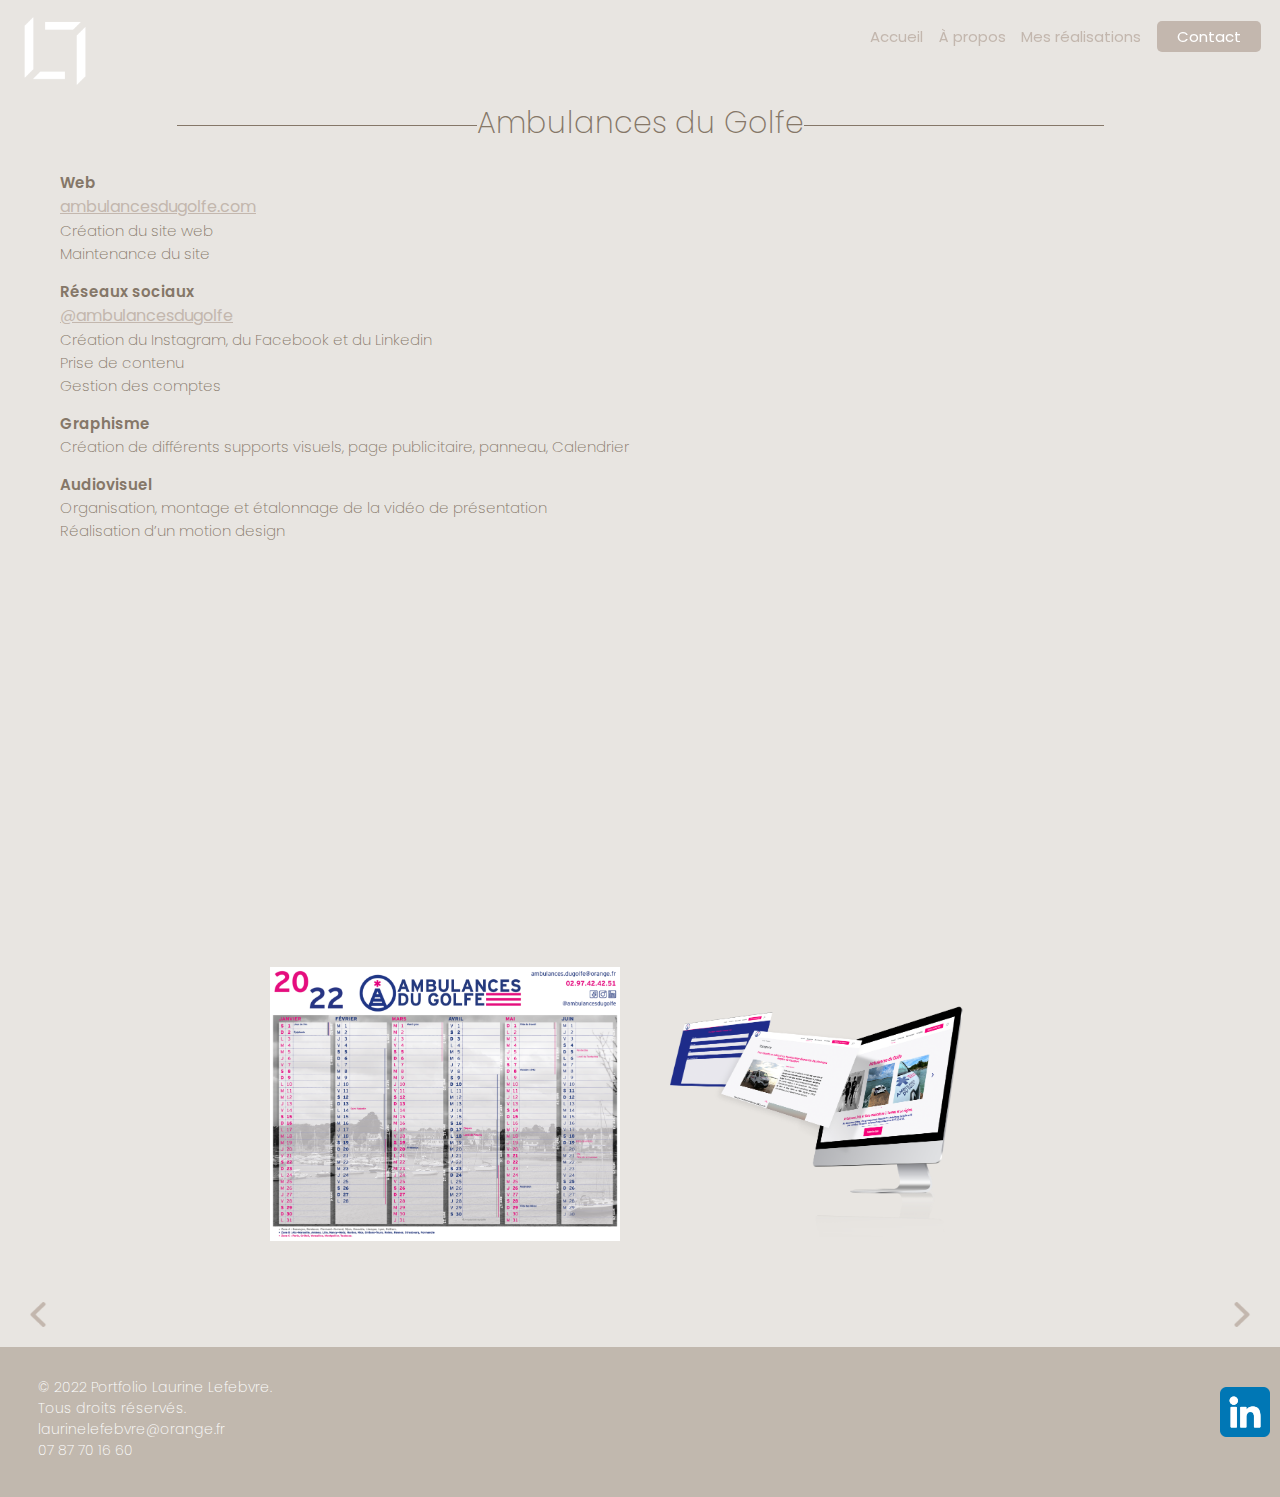
<file: ambulancesdugolfe.html>
<!DOCTYPE html>
<html lang="en">
<head>
    <meta charset="UTF-8">
    <meta http-equiv="X-UA-Compatible" content="IE=edge">
    <meta name="viewport" content="width=device-width, initial-scale=1.0">
    <title>Portfolio Laurine</title>
    <link rel="stylesheet"href="style.css">
    <script src="script.js" async></script>

    <link rel="stylesheet" href="https://fonts.googleapis.com/css2?family=Poppins:ital,wght@0,100;0,200;0,300;0,400;0,500;0,600;0,700;1,900&display=swap" 
    rel="stylesheet">
    <link rel="shortcut icon" href="lolo_laurine_marron.png">
</head>
<body id="ambulancesdugolfe">
    <div class="overlay-menu-mobile" onclick="closeMenuMobile()"></div>

    <header>
        <div class="logo"></div>
        <a href="index.html"><img id="imagelogo" src="lolo_laurine_blanc.png" alt="logo_laurine"></a>
        </div>
        <div class="conteneur">
            <nav>
                <div class= menu_fermé onclick="closeMenuMobile()">
                    <svg xmlns="http://www.w3.org/2000/svg" class="h-6 w-6" fill="none" viewBox="0 0 24 24" stroke="currentColor" stroke-width="2">
                    <path stroke-linecap="round" stroke-linejoin="round" d="M6 18L18 6M6 6l12 12" /></svg></div>
                <ul class="menu"> 
                    <li> <a href="index.html"> 
                    Accueil </a> </li>
                    <li> <a href="biographie.html"> 
                        À propos </a> </li>
                    <li> <a href="mes_realisations.html"> 
                    Mes réalisations </a> </li>
                    <li> <a href="contact.html" class="boutonpetit"> 
                    Contact </a> </li>
                </ul>
            </nav>
        </div>

        <div class="icon_burger" onclick="openMenuMobile()">
            <span></span>
        </div> 
          
    
    </header>

<div class="bloc1p5">
            <h2> Ambulances du Golfe  </h2>
            <h4>Web </h4>
            <a href="https://ambulancesdugolfe.com/" target=_blank> ambulancesdugolfe.com </a>
            <p> Création du site web <br> Maintenance du site</p>
        

            <h4>Réseaux sociaux </h4>
            <a href="https://www.instagram.com/ambulances_du_golfe/?hl=fr" target=_blank> @ambulancesdugolfe </a>
            <p> Création du Instagram, du Facebook et du Linkedin <br> Prise de contenu <br> Gestion des comptes</p>

            <h4>Graphisme</h4>
            <p> Création de différents supports visuels, page publicitaire, panneau, Calendrier </p>

            <h4>Audiovisuel</h4>
            <p> Organisation, montage et étalonnage de la vidéo de présentation <br>Réalisation d’un motion design </p>

           
         
</div>

<div class="bloc2p5"> 
    <iframe width="560" height="315" src="https://www.youtube.com/embed/WIjczRBkzOo" title="YouTube video player" frameborder="0" allow="accelerometer; autoplay; clipboard-write; encrypted-media; gyroscope; picture-in-picture" allowfullscreen></iframe>
    <iframe width="560" height="315" src="https://www.youtube.com/embed/khxs-d_vQ6E?start=1" title="YouTube video player" frameborder="0" allow="accelerometer; autoplay; clipboard-write; encrypted-media; gyroscope; picture-in-picture" allowfullscreen></iframe>

</div>

<div class="bloc3p5">
    <img class="img4" src="calendrier_adg.png" />
    <img class="img5" src="web.png" />
</div>

<div class="fleches">
    <a href="iutbordeaux.html" class="flechegauchea"><img  class="flechegauche" src="fleche_gauche.png" alt=""></a>
    <a href="comdesorgas.html"class="flechedroitea"><img  class="flechedroite" src="fleche_droite.png" alt=""></a>
    
</div>


<div id="footer">
    <p>© 2022 Portfolio Laurine Lefebvre. <br> Tous droits réservés. <br>
        <a class="mail" href="mailto:laurinelefebvre@orange.fr">laurinelefebvre@orange.fr</a> <br> <a class="tel" href="tel:+33787701660"> 07 87 70 16 60</a></p>

        <a href="https://www.linkedin.com/in/laurine-lefebvre-8b06aa174/" target=_blank><img id="imageLinkedin" src="linkedin_logo.png" ></a> 
 
</div>


    <script>
        function openMenuMobile() {
            document.querySelector('.conteneur').classList.add('open');
            document.querySelector('.overlay-menu-mobile').classList.add('open');
        }
        function closeMenuMobile() {
            document.querySelector('.conteneur').classList.remove('open');
            document.querySelector('.overlay-menu-mobile').classList.remove('open');
        }
    </script>
</body>
</html>
</file>
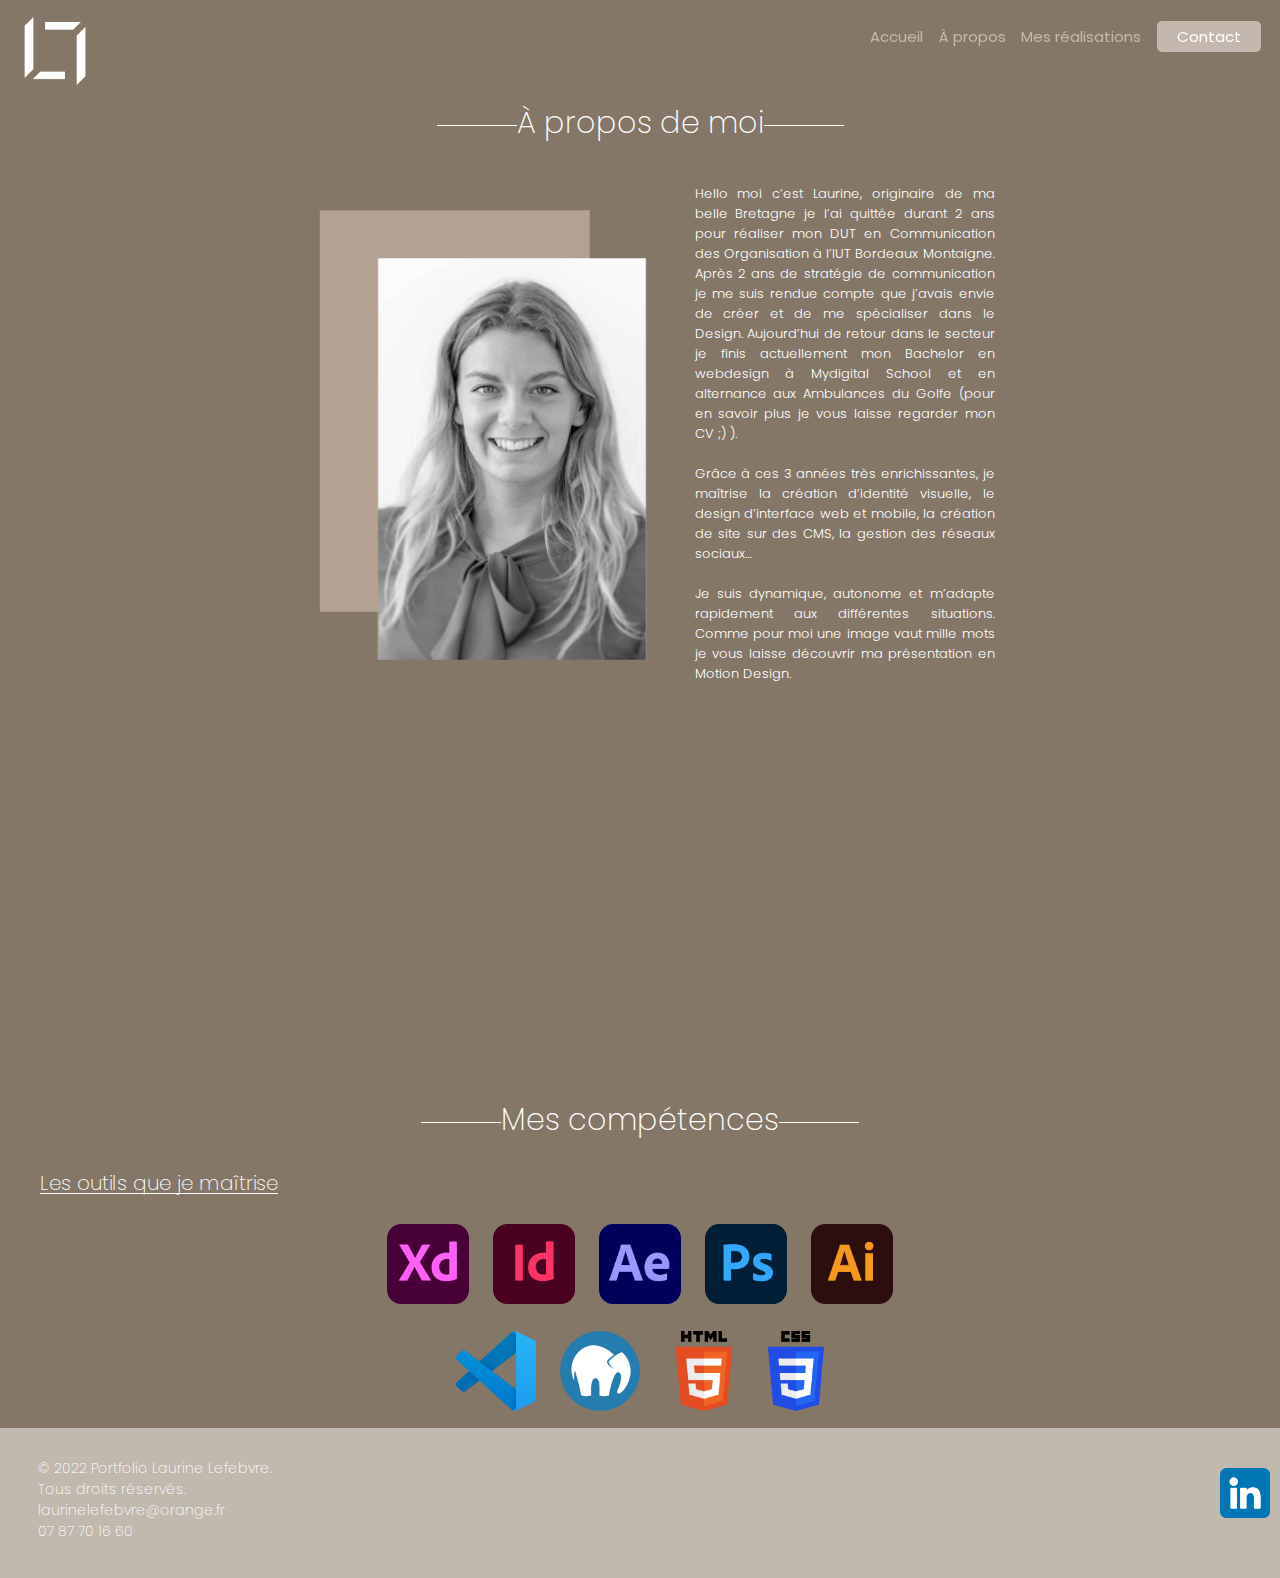
<file: biographie.html>
<!DOCTYPE html>
<html lang="en">
<head>
    <meta charset="UTF-8">
    <meta http-equiv="X-UA-Compatible" content="IE=edge">
    <meta name="viewport" content="width=device-width, initial-scale=1.0">
    <title>Portfolio Laurine</title>
    <link rel="stylesheet"href="style.css">
    <script src="script.js" async></script>

    <link rel="stylesheet" href="https://fonts.googleapis.com/css2?family=Poppins:ital,wght@0,100;0,200;0,300;0,400;0,500;0,600;0,700;1,900&display=swap" 
    rel="stylesheet">
    <link rel="shortcut icon" href="lolo_laurine_marron.png">
</head>
<body id="page_biographie">
    <div class="overlay-menu-mobile" onclick="closeMenuMobile()"></div>

    <header>
        <div class="logo"></div>
        <a href="index.html"><img id="imagelogo" src="lolo_laurine_blanc.png" alt="logo_laurine"></a>
        </div>
        <div class="conteneur">
            <nav>
                <div class= menu_fermé onclick="closeMenuMobile()">
                    <svg xmlns="http://www.w3.org/2000/svg" class="h-6 w-6" fill="none" viewBox="0 0 24 24" stroke="currentColor" stroke-width="2">
                    <path stroke-linecap="round" stroke-linejoin="round" d="M6 18L18 6M6 6l12 12" /></svg></div>
                <ul class="menu"> 
                    <li> <a href="index.html"> 
                    Accueil </a> </li>
                    <li> <a href="biographie.html"> 
                    À propos </a> </li>
                    <li> <a href="mes_realisations.html"> 
                    Mes réalisations </a> </li>
                    <li> <a href="contact.html" class="boutonpetit"> 
                    Contact </a> </li>
                </ul>
            </nav>
        </div>

        <div class="icon_burger" onclick="openMenuMobile()">
            <span></span>
        </div> 
          
    
    </header>

    <div class="bloc1p2">


            <h2>
            À propos de moi
            </h2>

        <div class="sousdiv1">
            <img src="photo_bio.png" alt="photo_bio">
       
            <p>
            Hello moi c’est Laurine, originaire de ma belle Bretagne je l’ai quittée durant 2 ans pour réaliser mon DUT en Communication des Organisation à l’IUT Bordeaux Montaigne.
            Après 2 ans de stratégie de communication je me suis rendue compte que j’avais envie de créer et de me spécialiser dans le Design. Aujourd’hui de retour dans le secteur je finis actuellement mon Bachelor en webdesign à Mydigital School et en alternance aux Ambulances du Golfe (pour en savoir plus je vous laisse regarder mon CV ;) ).
            <br>
            <br>
            Grâce à ces 3 années très enrichissantes, je maîtrise la création d’identité visuelle, le design d’interface web et mobile, la création de site sur des CMS, la gestion des réseaux sociaux…
            <br>
            <br>
            Je suis dynamique, autonome et m’adapte rapidement aux différentes situations.
            Comme pour moi une image vaut mille mots je vous laisse découvrir ma présentation en Motion Design.
            </p>
            
        </div>
    </div>

    <div class="iframe">
    <iframe width="560" height="315" src="https://www.youtube.com/embed/xvmtKXcCkGo?controls=0" title="YouTube video player" frameborder="0" allow="accelerometer; autoplay; clipboard-write; encrypted-media; gyroscope; picture-in-picture" allowfullscreen></iframe>
    </div>

    <div class="bloc2p2">
        <h2>
            Mes compétences
        </h2>

        <h3>
            Les outils que je maîtrise 
        </h3>

        <img src="adobe_xd_logo.png" alt="xd">
        <img src="indesign_logo.png" alt="id">
        <img src="after_effect_logo.png" alt="ai">
        <img src="adobe_photoshop.png" alt="PS">
        <img src="adobe_Illustrator_logo (1).png" alt="ai">
        <br>
        <img src="vscode.png" alt="ai">
        <img src="mamp_pro.png" alt="ai">
        <img src="html5.png" alt="ai">
        <img src="logo_css.png" alt="ai">
        

            
    </div>


    <div id="footer">
        <p>© 2022 Portfolio Laurine Lefebvre. <br> Tous droits réservés. <br>
            <a class="mail" href="mailto:laurinelefebvre@orange.fr">laurinelefebvre@orange.fr</a> <br> <a class="tel" href="tel:+33787701660"> 07 87 70 16 60</a></p>
    
            <a href="https://www.linkedin.com/in/laurine-lefebvre-8b06aa174/" target=_blank><img id="imageLinkedin" src="linkedin_logo.png" ></a> 
     
    </div>


    <script>
        function openMenuMobile() {
            document.querySelector('.conteneur').classList.add('open');
            document.querySelector('.overlay-menu-mobile').classList.add('open');
        }
        function closeMenuMobile() {
            document.querySelector('.conteneur').classList.remove('open');
            document.querySelector('.overlay-menu-mobile').classList.remove('open');
        }
    </script>
</body>
</html>
</file>
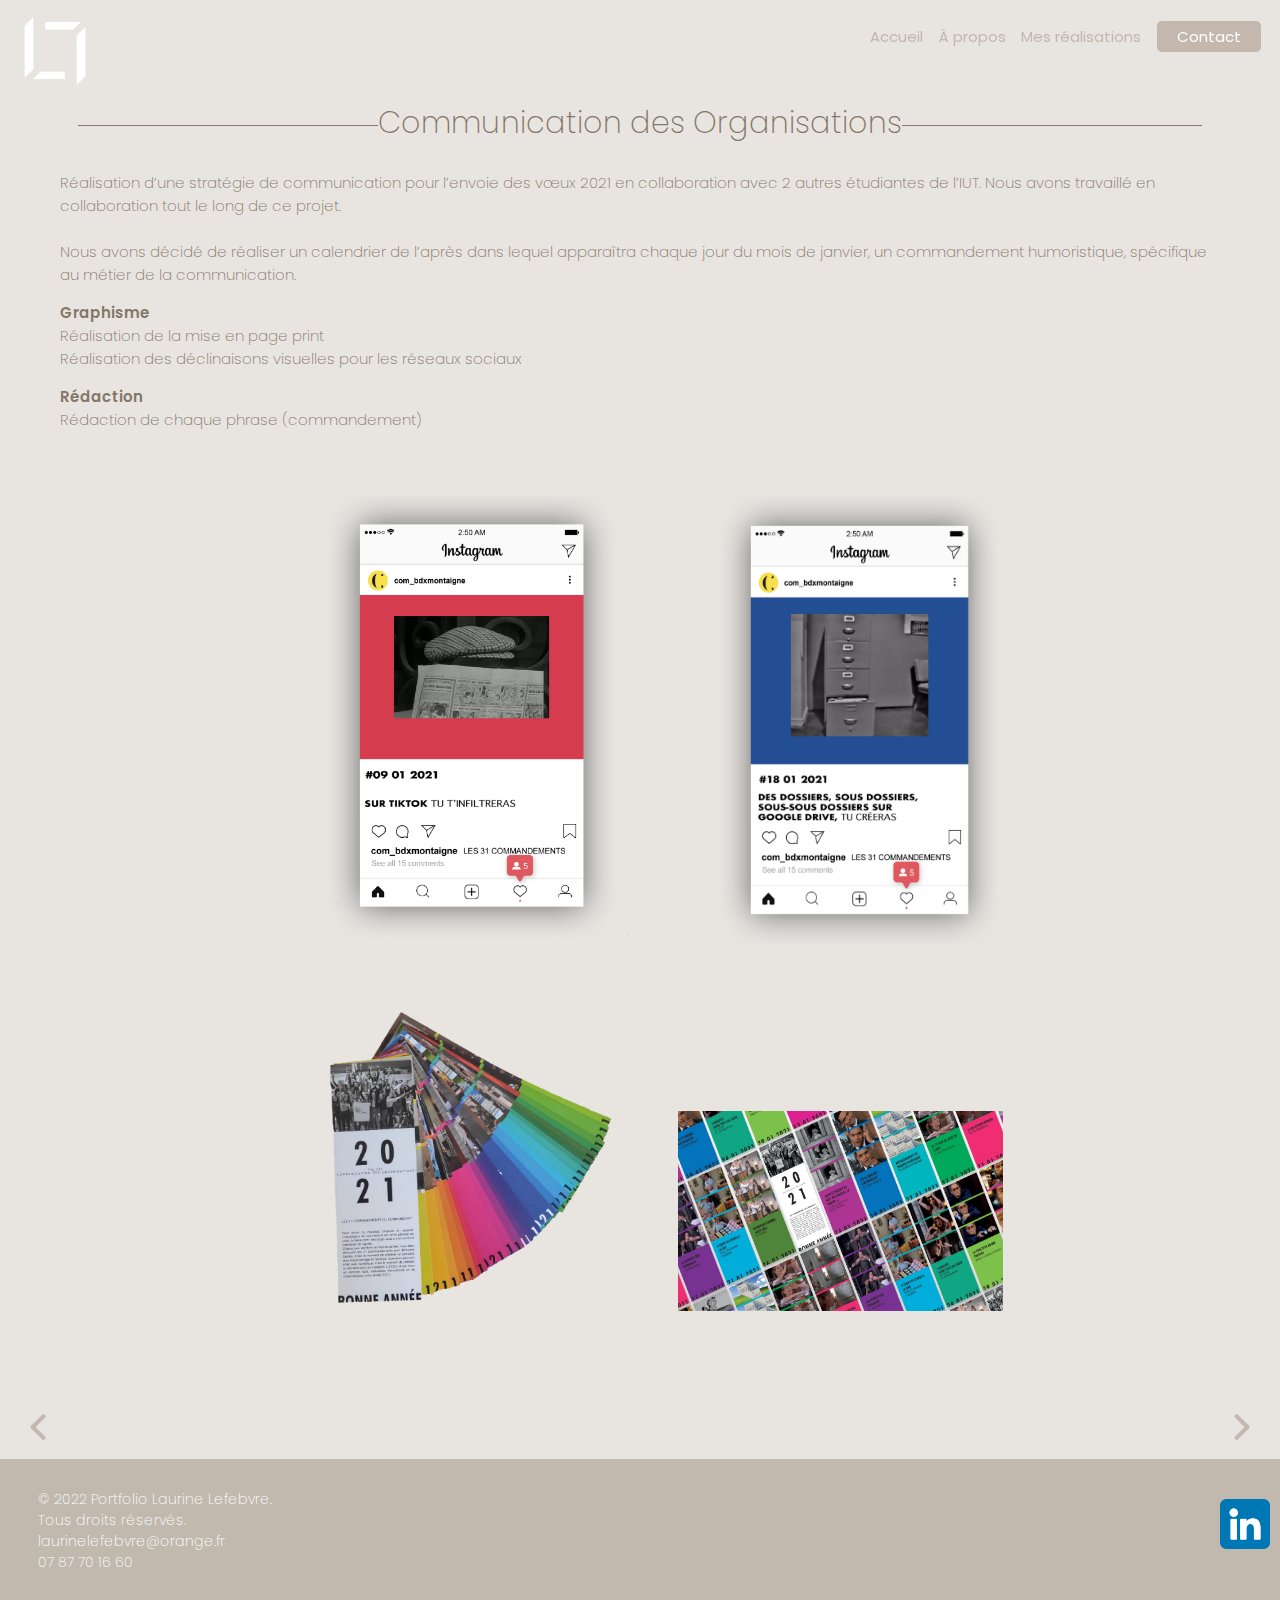
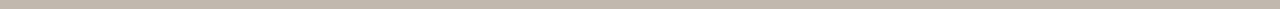
<file: comdesorgas.html>
<!DOCTYPE html>
<html lang="en">
<head>
    <meta charset="UTF-8">
    <meta http-equiv="X-UA-Compatible" content="IE=edge">
    <meta name="viewport" content="width=device-width, initial-scale=1.0">
    <title>Portfolio Laurine</title>
    <link rel="stylesheet"href="style.css">
    <script src="script.js" async></script>

    <link rel="stylesheet" href="https://fonts.googleapis.com/css2?family=Poppins:ital,wght@0,100;0,200;0,300;0,400;0,500;0,600;0,700;1,900&display=swap" 
    rel="stylesheet">
    <link rel="shortcut icon" href="lolo_laurine_marron.png">
</head>
<body id="com_des_orgas">
    <div class="overlay-menu-mobile" onclick="closeMenuMobile()"></div>

    <header>
        <div class="logo"></div>
        <a href="index.html"><img id="imagelogo" src="lolo_laurine_blanc.png" alt="logo_laurine"></a>
        </div>
        <div class="conteneur">
            <nav>
                <div class= menu_fermé onclick="closeMenuMobile()">
                    <svg xmlns="http://www.w3.org/2000/svg" class="h-6 w-6" fill="none" viewBox="0 0 24 24" stroke="currentColor" stroke-width="2">
                    <path stroke-linecap="round" stroke-linejoin="round" d="M6 18L18 6M6 6l12 12" /></svg></div>
                <ul class="menu"> 
                    <li> <a href="index.html"> 
                    Accueil </a> </li>
                    <li> <a href="biographie.html"> 
                        À propos </a> </li>
                    <li> <a href="mes_realisations.html"> 
                    Mes réalisations </a> </li>
                    <li> <a href="contact.html" class="boutonpetit"> 
                    Contact </a> </li>
                </ul>
            </nav>
        </div>

        <div class="icon_burger" onclick="openMenuMobile()">
            <span></span>
        </div> 
          
    
    </header>

<div class="bloc1p5">
            <h2> Communication des Organisations  </h2>
        
            <p> Réalisation d’une stratégie de communication pour l’envoie des vœux 2021 en collaboration avec 2 autres étudiantes de l’IUT. Nous avons travaillé en collaboration tout le long de ce projet. <br> <br>

                Nous avons décidé de réaliser un calendrier de l’après dans lequel apparaîtra chaque jour du mois de janvier, un commandement humoristique, spécifique au métier de la communication.
                </p>
        

            <h4>Graphisme </h4>
            <p> Réalisation de la mise en page print <br>
                Réalisation des déclinaisons visuelles pour les réseaux sociaux
                </p>

            <h4>Rédaction</h4>
            <p> Rédaction de chaque phrase (commandement) </p>

         
</div>

<div class="bloc2p5"> 
    <img class="img6" src="visinsta1.png" />
    <img class="img7" src="visinsta2.png" />

</div>
<div class="bloc3p5"> 
    <img class="img8" src="pantone.png" />
    <img class="img9" src="pantonemock_up.png" />

</div>



<div class="fleches">
    <a href="ambulancesdugolfe.html" class="flechegauchea"><img  class="flechegauche" src="fleche_gauche.png" alt=""></a>
    <a href="paimpont.html"class="flechedroitea"><img  class="flechedroite" src="fleche_droite.png" alt=""></a>
    
</div>


<div id="footer">
    <p>© 2022 Portfolio Laurine Lefebvre. <br> Tous droits réservés. <br>
        <a class="mail" href="mailto:laurinelefebvre@orange.fr">laurinelefebvre@orange.fr</a> <br> <a class="tel" href="tel:+33787701660"> 07 87 70 16 60</a></p>

        <a href="https://www.linkedin.com/in/laurine-lefebvre-8b06aa174/" target=_blank><img id="imageLinkedin" src="linkedin_logo.png" ></a> 
 
</div>


    <script>
        function openMenuMobile() {
            document.querySelector('.conteneur').classList.add('open');
            document.querySelector('.overlay-menu-mobile').classList.add('open');
        }
        function closeMenuMobile() {
            document.querySelector('.conteneur').classList.remove('open');
            document.querySelector('.overlay-menu-mobile').classList.remove('open');
        }
    </script>
</body>
</html>
</file>
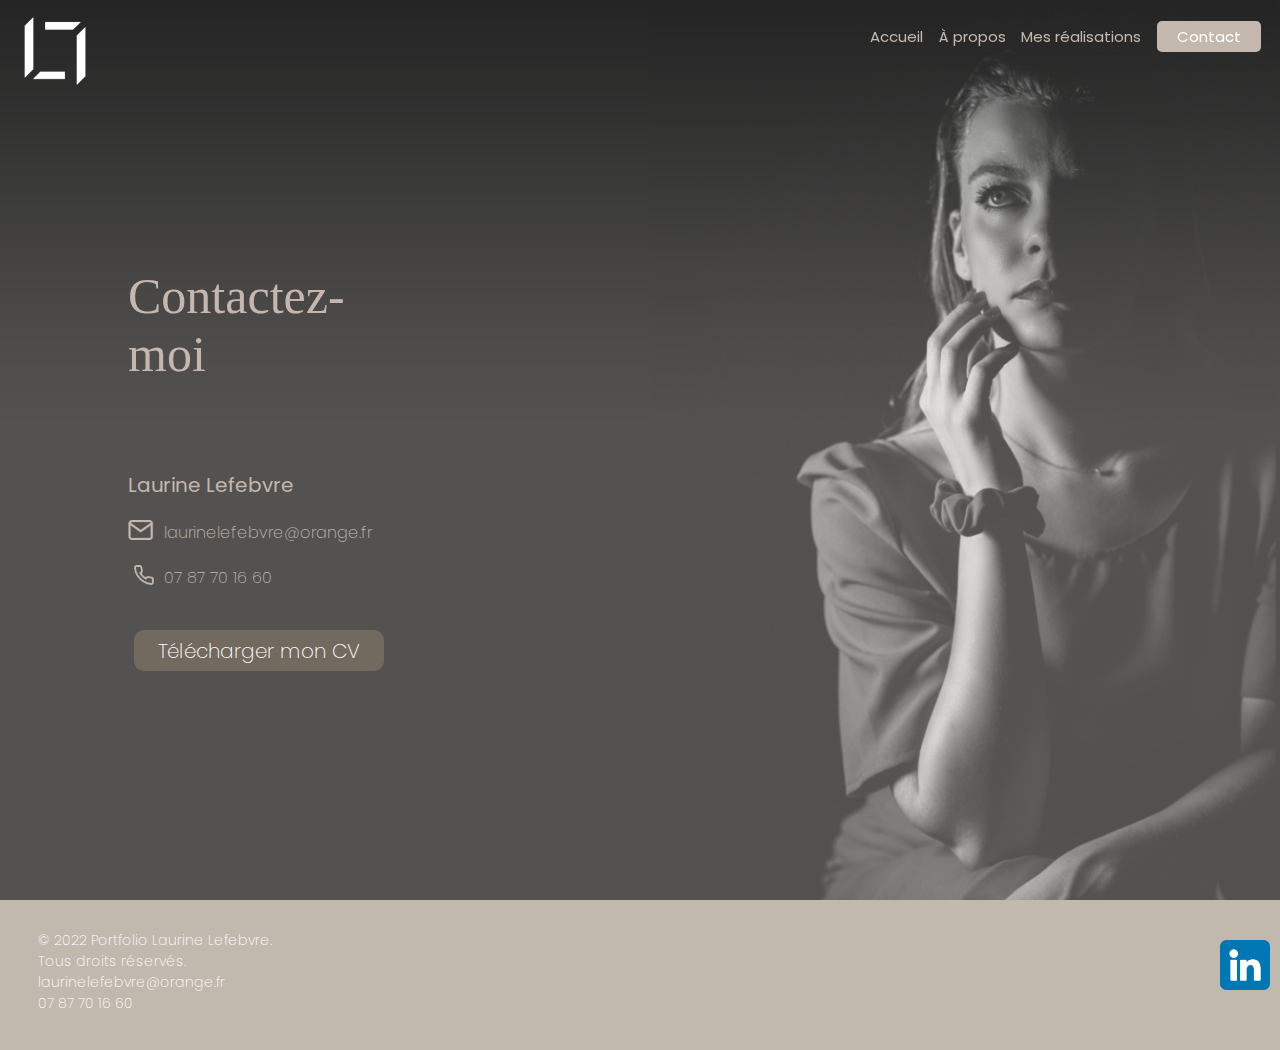
<file: contact.html>
<!DOCTYPE html>
<html lang="en">
<head>
    <meta charset="UTF-8">
    <meta http-equiv="X-UA-Compatible" content="IE=edge">
    <meta name="viewport" content="width=device-width, initial-scale=1.0">
    <title>Portfolio Laurine</title>
    <link rel="stylesheet"href="style.css">
    <script src="script.js" async></script>

    <link rel="stylesheet" href="https://fonts.googleapis.com/css2?family=Poppins:ital,wght@0,100;0,200;0,300;0,400;0,500;0,600;0,700;1,900&display=swap" 
    rel="stylesheet">
    <link rel="shortcut icon" href="lolo_laurine_marron.png">
</head>
<body id="contact">
    <div class="overlay-menu-mobile" onclick="closeMenuMobile()"></div>

    <header>
        <div class="logo"></div>
        <a href="index.html"><img id="imagelogo" src="lolo_laurine_blanc.png" alt="logo_laurine"></a>
        </div>
        <div class="conteneur">
            <nav>
                <div class= menu_fermé onclick="closeMenuMobile()">
                    <svg xmlns="http://www.w3.org/2000/svg" class="h-6 w-6" fill="none" viewBox="0 0 24 24" stroke="currentColor" stroke-width="2">
                    <path stroke-linecap="round" stroke-linejoin="round" d="M6 18L18 6M6 6l12 12" /></svg></div>
                <ul class="menu"> 
                    <li> <a href="index.html"> 
                    Accueil </a> </li>
                    <li> <a href="biographie.html"> 
                        À propos </a> </li>
                    <li> <a href="mes_realisations.html"> 
                    Mes réalisations </a> </li>
                    <li> <a href="contact.html" class="boutonpetit"> 
                    Contact </a> </li>
                </ul>
            </nav>
        </div>

        <div class="icon_burger" onclick="openMenuMobile()">
            <span></span>
        </div> 
          
    
    </header>


<div class="bloc1p4">
    <h2>Contactez- <br> moi</h2>
    <h3>Laurine Lefebvre</h3>
    <p class="para1" ><img src="mailpicto.png" alt="mail"><a class="mail2" href="mailto:laurinelefebvre@orange.fr">laurinelefebvre@orange.fr</a> </p>

    <p class="para2"><img src="telpicto.png" alt="mail"> <a class="tel2" href="tel:+33787701660"> 07 87 70 16 60</a> </p>

    <a class="cv" href="cv_laurine_lefebvre 2.pdf" download>Télécharger mon CV</a>
</div>



<div id="footer">
    <p>© 2022 Portfolio Laurine Lefebvre. <br> Tous droits réservés. <br>
        <a class="mail" href="mailto:laurinelefebvre@orange.fr">laurinelefebvre@orange.fr</a> <br> <a class="tel" href="tel:+33787701660"> 07 87 70 16 60</a></p>

        <a href="https://www.linkedin.com/in/laurine-lefebvre-8b06aa174/" target=_blank><img id="imageLinkedin" src="linkedin_logo.png" ></a> 
 
</div>

    <script>
        function openMenuMobile() {
            document.querySelector('.conteneur').classList.add('open');
            document.querySelector('.overlay-menu-mobile').classList.add('open');
        }
        function closeMenuMobile() {
            document.querySelector('.conteneur').classList.remove('open');
            document.querySelector('.overlay-menu-mobile').classList.remove('open');
        }
    </script>
</body>
</html>
</file>
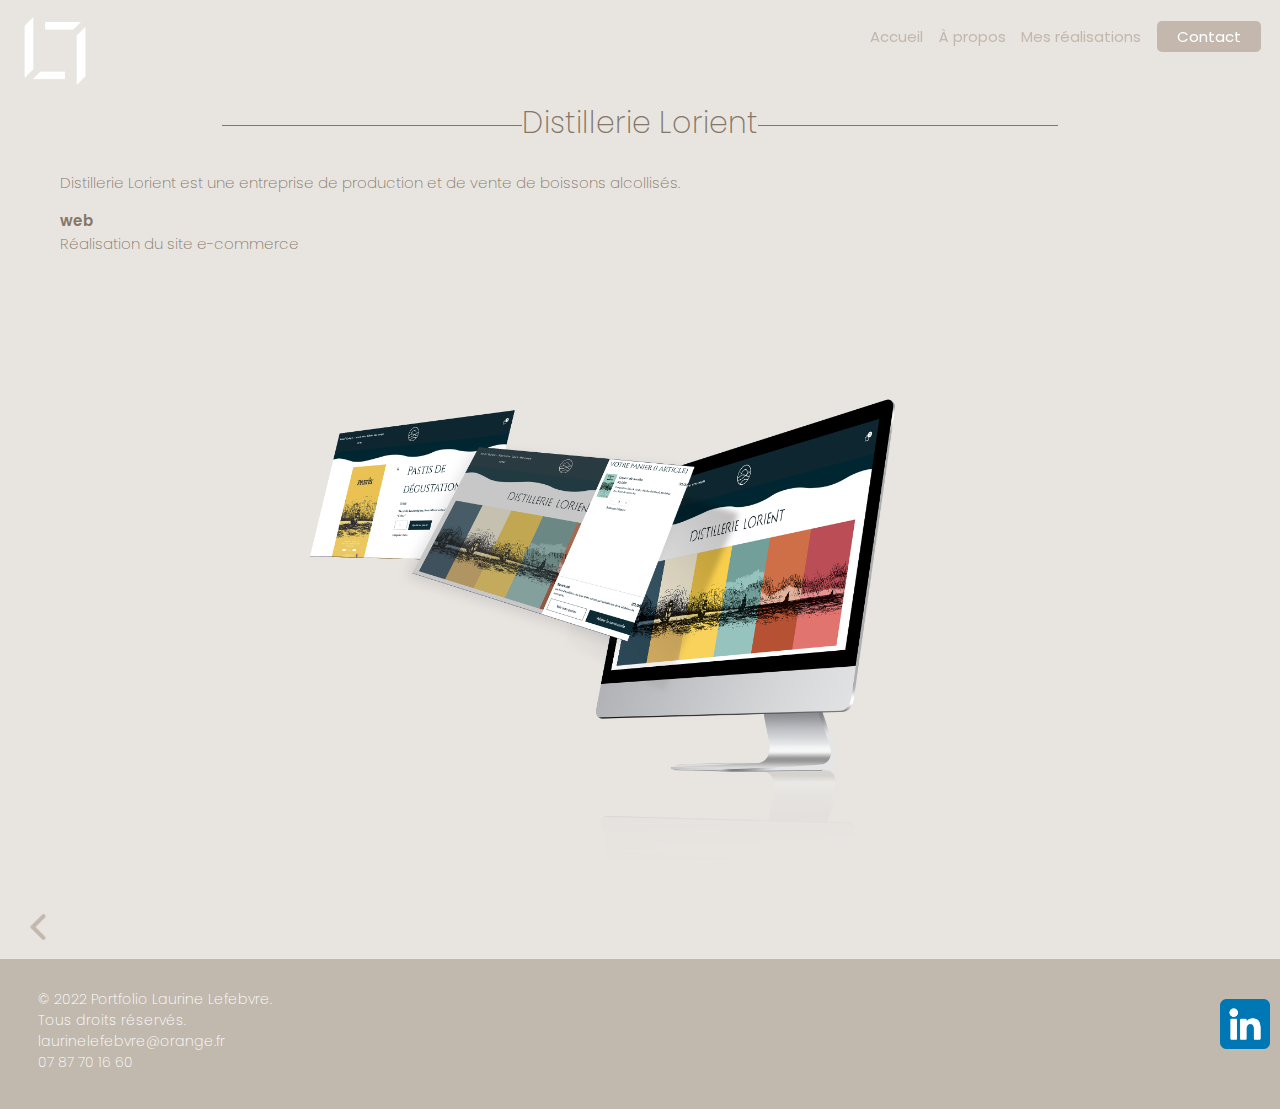
<file: distillerie_lorient.html>
<!DOCTYPE html>
<html lang="en">
<head>
    <meta charset="UTF-8">
    <meta http-equiv="X-UA-Compatible" content="IE=edge">
    <meta name="viewport" content="width=device-width, initial-scale=1.0">
    <title>Portfolio Laurine</title>
    <link rel="stylesheet"href="style.css">

    <link rel="stylesheet" href="https://fonts.googleapis.com/css2?family=Poppins:ital,wght@0,100;0,200;0,300;0,400;0,500;0,600;0,700;1,900&display=swap" 
    rel="stylesheet">
    <link rel="shortcut icon" href="lolo_laurine_marron.png">
</head>
<body id="nozelenn">
    <div class="overlay-menu-mobile" onclick="closeMenuMobile()"></div>

    <header>
        <div class="logo"></div>
        <a href="index.html"><img id="imagelogo" src="lolo_laurine_blanc.png" alt="logo_laurine"></a>
        </div>
        <div class="conteneur">
            <nav>
                <div class= menu_fermé onclick="closeMenuMobile()">
                    <svg xmlns="http://www.w3.org/2000/svg" class="h-6 w-6" fill="none" viewBox="0 0 24 24" stroke="currentColor" stroke-width="2">
                    <path stroke-linecap="round" stroke-linejoin="round" d="M6 18L18 6M6 6l12 12" /></svg></div>
                <ul class="menu"> 
                    <li> <a href="index.html"> 
                    Accueil </a> </li>
                    <li> <a href="biographie.html"> 
                        À propos </a> </li>
                    <li> <a href="mes_realisations.html"> 
                    Mes réalisations </a> </li>
                    <li> <a href="contact.html" class="boutonpetit"> 
                    Contact </a> </li>
                </ul>
            </nav>
        </div>

        <div class="icon_burger" onclick="openMenuMobile()">
            <span></span>
        </div> 
          
    
    </header>

<div class="bloc1p5">
            <h2>Distillerie Lorient  </h2>
        
            <p>  Distillerie Lorient est une entreprise de production et de vente de boissons alcollisés.
            </p>
            <h4>web</h4>
            <p> Réalisation du site e-commerce

         
</div>


<div class="bloc2p5"> 
    <img class="img10" src="mockup_distillerie.png" />
</div>


<div class="fleches">
    <a href="kirikous.html" class="flechegauchea"><img  class="flechegauche" src="fleche_gauche.png" alt=""></a>
    
    
</div>


<div id="footer">
    <p>© 2022 Portfolio Laurine Lefebvre. <br> Tous droits réservés. <br>
        <a class="mail" href="mailto:laurinelefebvre@orange.fr">laurinelefebvre@orange.fr</a> <br> <a class="tel" href="tel:+33787701660"> 07 87 70 16 60</a></p>

        <a href="https://www.linkedin.com/in/laurine-lefebvre-8b06aa174/" target=_blank><img id="imageLinkedin" src="linkedin_logo.png" ></a> 
 
</div>


    <script>
        function openMenuMobile() {
            document.querySelector('.conteneur').classList.add('open');
            document.querySelector('.overlay-menu-mobile').classList.add('open');
        }
        function closeMenuMobile() {
            document.querySelector('.conteneur').classList.remove('open');
            document.querySelector('.overlay-menu-mobile').classList.remove('open');
        }
    </script>
</body>
</html>
</file>
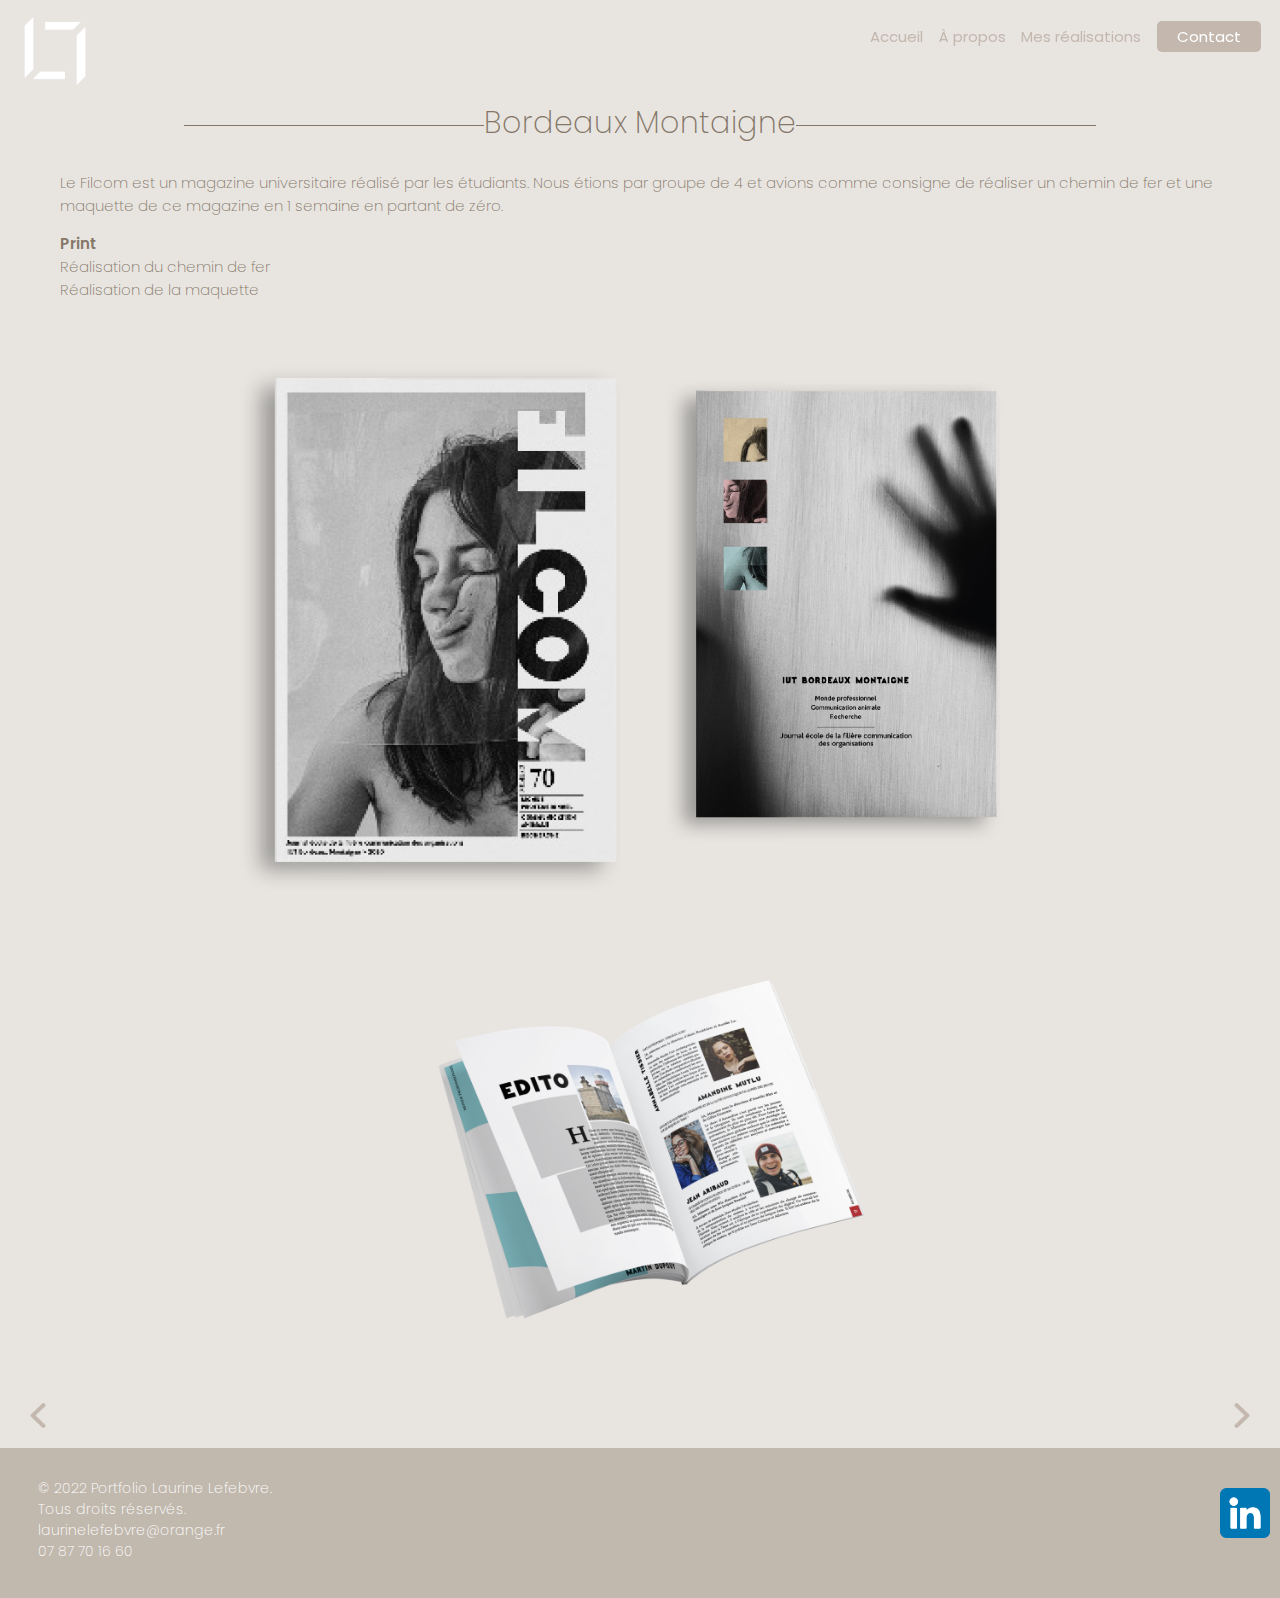
<file: iutbordeaux.html>
<!DOCTYPE html>
<html lang="en">
<head>
    <meta charset="UTF-8">
    <meta http-equiv="X-UA-Compatible" content="IE=edge">
    <meta name="viewport" content="width=device-width, initial-scale=1.0">
    <title>Portfolio Laurine</title>
    <link rel="stylesheet"href="style.css">

    <link rel="stylesheet" href="https://fonts.googleapis.com/css2?family=Poppins:ital,wght@0,100;0,200;0,300;0,400;0,500;0,600;0,700;1,900&display=swap" 
    rel="stylesheet">
    <link rel="shortcut icon" href="lolo_laurine_marron.png">
</head>
<body id="iutbordeaux">
    <div class="overlay-menu-mobile" onclick="closeMenuMobile()"></div>

    <header>
        <div class="logo"></div>
        <a href="index.html"><img id="imagelogo" src="lolo_laurine_blanc.png" alt="logo_laurine"></a>
        </div>
        <div class="conteneur">
            <nav>
                <div class= menu_fermé onclick="closeMenuMobile()">
                    <svg xmlns="http://www.w3.org/2000/svg" class="h-6 w-6" fill="none" viewBox="0 0 24 24" stroke="currentColor" stroke-width="2">
                    <path stroke-linecap="round" stroke-linejoin="round" d="M6 18L18 6M6 6l12 12" /></svg></div>
                <ul class="menu"> 
                    <li> <a href="index.html"> 
                    Accueil </a> </li>
                    <li> <a href="biographie.html"> 
                        À propos </a> </li>
                    <li> <a href="mes_realisations.html"> 
                    Mes réalisations </a> </li>
                    <li> <a href="contact.html" class="boutonpetit"> 
                    Contact </a> </li>
                </ul>
            </nav>
        </div>

        <div class="icon_burger" onclick="openMenuMobile()">
            <span></span>
        </div> 
          
    
    </header>

<div class="bloc1p5">
            <h2> Bordeaux Montaigne</h2>
            <p> Le Filcom est un magazine universitaire réalisé par les étudiants. Nous étions par groupe de 
                4 et avions comme consigne de réaliser un chemin de fer et une maquette de ce magazine en 1 semaine en partant de zéro.</p>
            <h4>Print</h4>
            <p>
                Réalisation du chemin de fer <br>               
                Réalisation de la maquette
            </p>
           
</div>

<div class="bloc2p5"> 
    <img class="img1" src="filcommagazine1.png" />
    <img class="img2" src="filcommagazin2.png" />
    
</div>

<div class="bloc3p5">
    <img class="img3" src="mockup_magazine.png" />
</div>

<div class="fleches">
    <a href="iutbordeaux.html" class="flechegauchea"><img  class="flechegauche" src="fleche_gauche.png" alt=""></a>
    <a href="ambulancesdugolfe.html"class="flechedroitea"><img  class="flechedroite" src="fleche_droite.png" alt=""></a>
    
</div>


<div id="footer">
    <p>© 2022 Portfolio Laurine Lefebvre. <br> Tous droits réservés. <br>
        <a class="mail" href="mailto:laurinelefebvre@orange.fr">laurinelefebvre@orange.fr</a> <br> <a class="tel" href="tel:+33787701660"> 07 87 70 16 60</a></p>

        <a href="https://www.linkedin.com/in/laurine-lefebvre-8b06aa174/" target=_blank><img id="imageLinkedin" src="linkedin_logo.png" ></a> 
 
</div>


    <script>
        function openMenuMobile() {
            document.querySelector('.conteneur').classList.add('open');
            document.querySelector('.overlay-menu-mobile').classList.add('open');
        }
        function closeMenuMobile() {
            document.querySelector('.conteneur').classList.remove('open');
            document.querySelector('.overlay-menu-mobile').classList.remove('open');
        }
    </script>
</body>
</html>
</file>
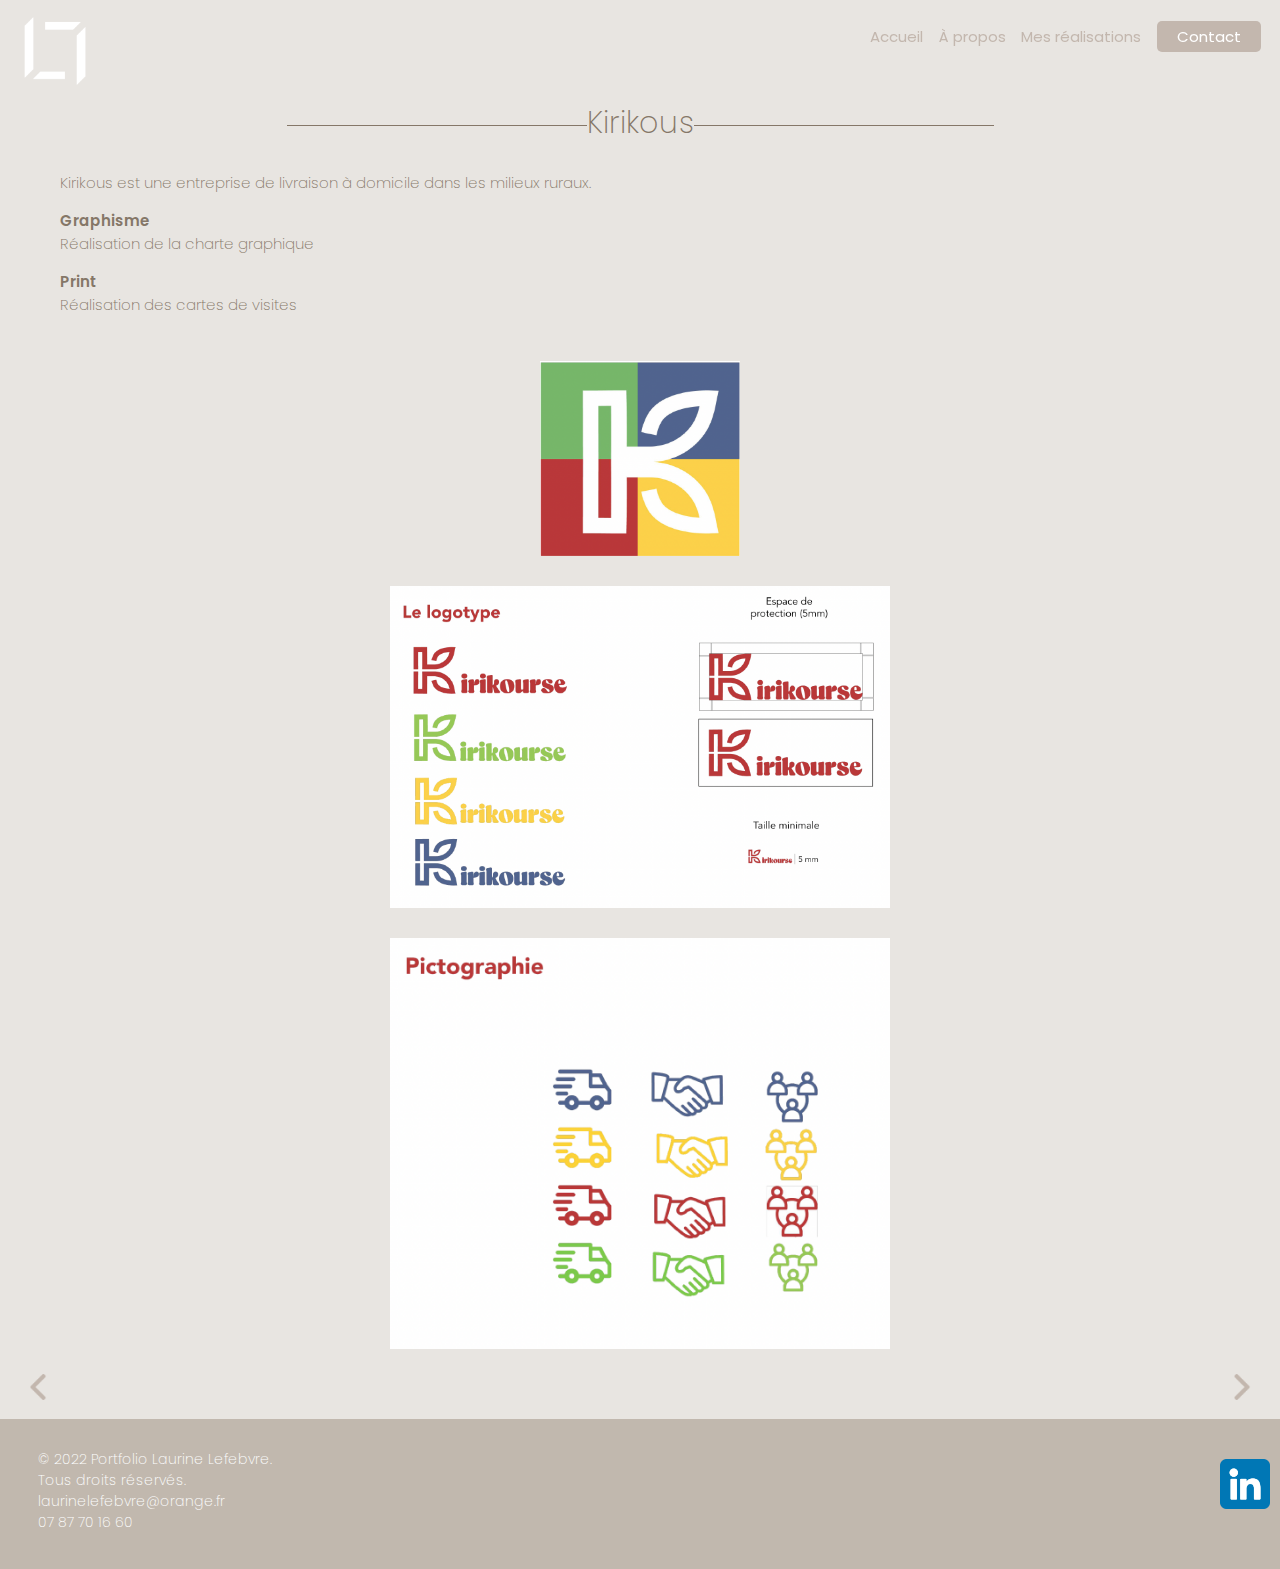
<file: kirikous.html>
<!DOCTYPE html>
<html lang="en">
<head>
    <meta charset="UTF-8">
    <meta http-equiv="X-UA-Compatible" content="IE=edge">
    <meta name="viewport" content="width=device-width, initial-scale=1.0">
    <title>Portfolio Laurine</title>
    <link rel="stylesheet"href="style.css">

    <link rel="stylesheet" href="https://fonts.googleapis.com/css2?family=Poppins:ital,wght@0,100;0,200;0,300;0,400;0,500;0,600;0,700;1,900&display=swap" 
    rel="stylesheet">
    <link rel="shortcut icon" href="lolo_laurine_marron.png">
</head>
<body id="nozelenn">
    <div class="overlay-menu-mobile" onclick="closeMenuMobile()"></div>

    <header>
        <div class="logo"></div>
        <a href="index.html"><img id="imagelogo" src="lolo_laurine_blanc.png" alt="logo_laurine"></a>
        </div>
        <div class="conteneur">
            <nav>
                <div class= menu_fermé onclick="closeMenuMobile()">
                    <svg xmlns="http://www.w3.org/2000/svg" class="h-6 w-6" fill="none" viewBox="0 0 24 24" stroke="currentColor" stroke-width="2">
                    <path stroke-linecap="round" stroke-linejoin="round" d="M6 18L18 6M6 6l12 12" /></svg></div>
                <ul class="menu"> 
                    <li> <a href="index.html"> 
                    Accueil </a> </li>
                    <li> <a href="biographie.html"> 
                        À propos </a> </li>
                    <li> <a href="mes_realisations.html"> 
                    Mes réalisations </a> </li>
                    <li> <a href="contact.html" class="boutonpetit"> 
                    Contact </a> </li>
                </ul>
            </nav>
        </div>

        <div class="icon_burger" onclick="openMenuMobile()">
            <span></span>
        </div> 
          
    
    </header>

<div class="bloc1p5">
            <h2> Kirikous </h2>
        
            <p> Kirikous est une entreprise de livraison à domicile dans les milieux ruraux.
            </p>
            <h4>Graphisme</h4>
            <p> Réalisation de la charte graphique
             <br>

                </p>
            <h4>Print</h4>
            <p> Réalisation des cartes de visites </p>

         
</div>

<div class="bloc2p5"> 
    <img class="img25" src="logo_kirikous.png" 
    />

</div>


<div class="bloc2p5"> 
    <img class="img24" src="logo2_kirikous.png" />
</div>

<div class="bloc2p5"> 
    <img class="img24" src="picto_kirikous.png" />
</div>

<div class="fleches">
    <a href="seorush.html" class="flechegauchea"><img  class="flechegauche" src="fleche_gauche.png" alt=""></a>
    <a href="distillerie_lorient.html"class="flechedroitea"><img  class="flechedroite" src="fleche_droite.png" alt=""></a>
    
</div>


<div id="footer">
    <p>© 2022 Portfolio Laurine Lefebvre. <br> Tous droits réservés. <br>
        <a class="mail" href="mailto:laurinelefebvre@orange.fr">laurinelefebvre@orange.fr</a> <br> <a class="tel" href="tel:+33787701660"> 07 87 70 16 60</a></p>

        <a href="https://www.linkedin.com/in/laurine-lefebvre-8b06aa174/" target=_blank><img id="imageLinkedin" src="linkedin_logo.png" ></a> 
 
</div>


    <script>
        function openMenuMobile() {
            document.querySelector('.conteneur').classList.add('open');
            document.querySelector('.overlay-menu-mobile').classList.add('open');
        }
        function closeMenuMobile() {
            document.querySelector('.conteneur').classList.remove('open');
            document.querySelector('.overlay-menu-mobile').classList.remove('open');
        }
    </script>
</body>
</html>
</file>
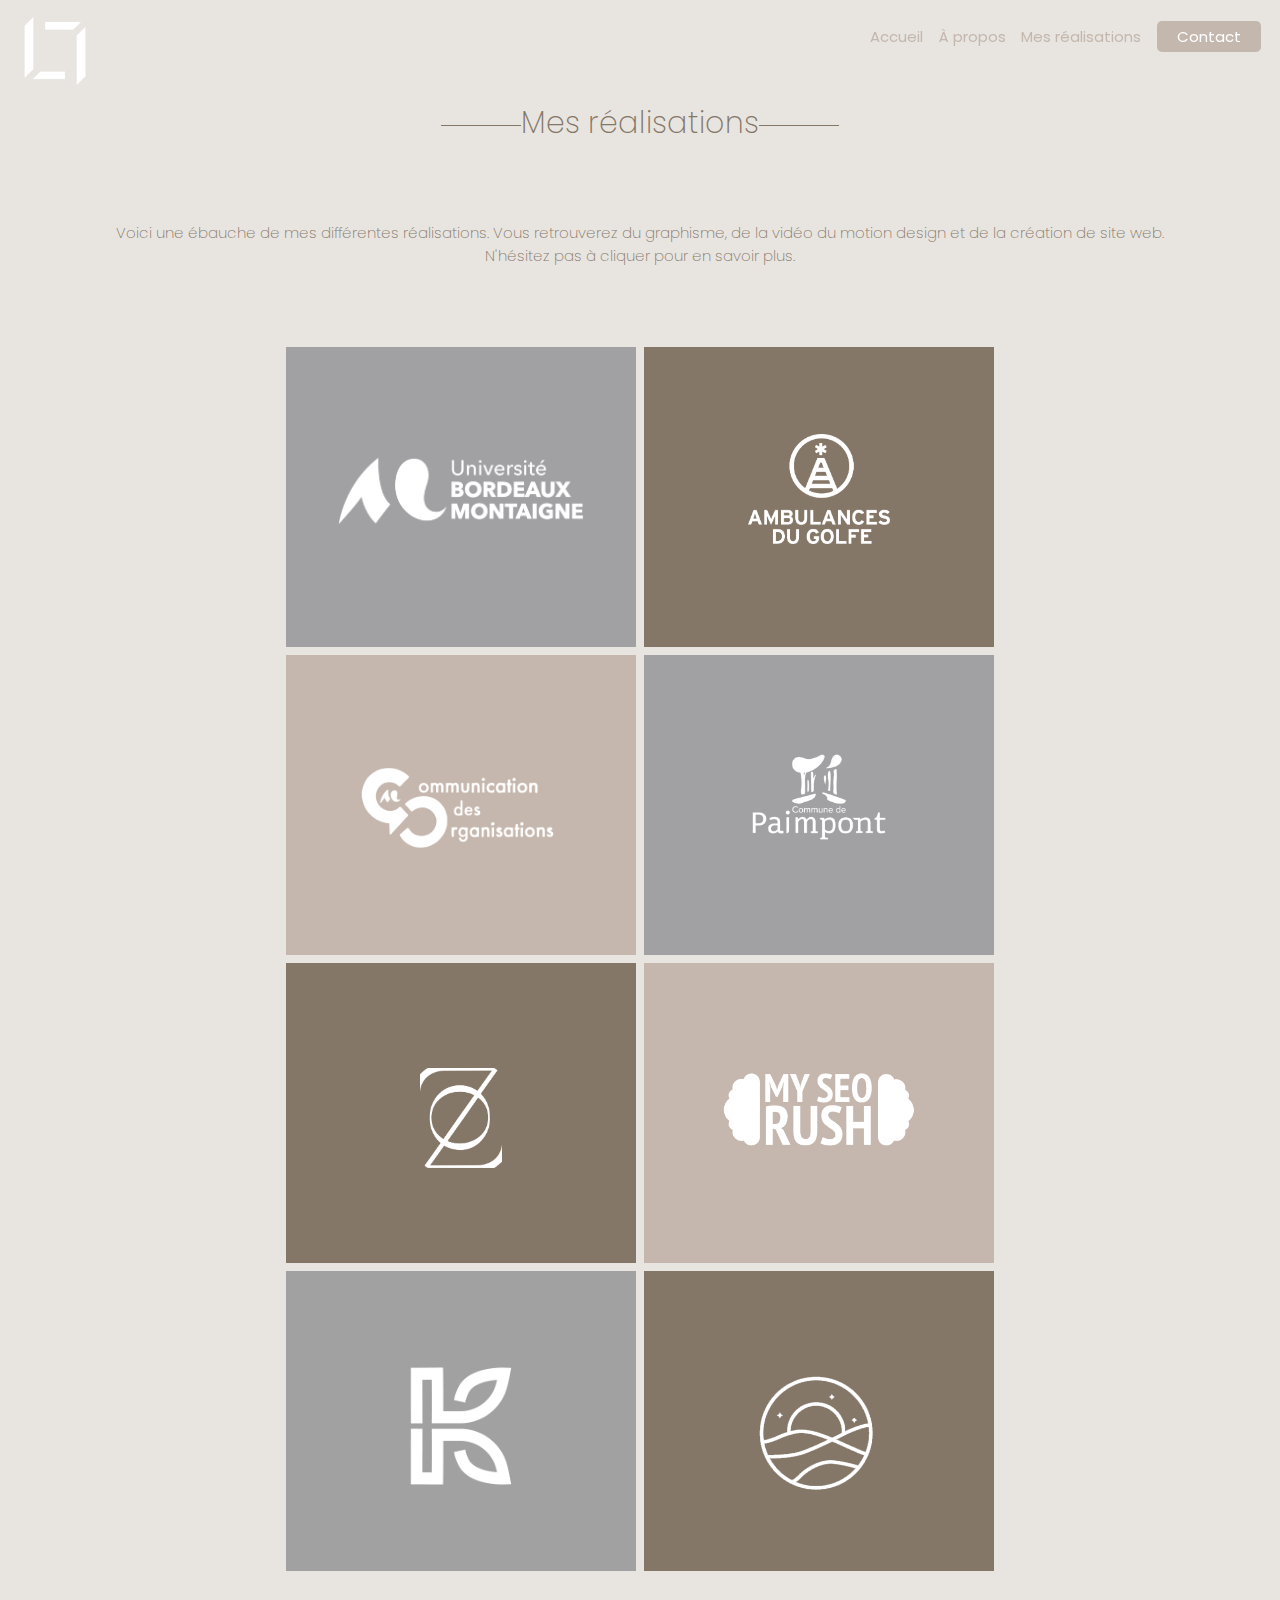
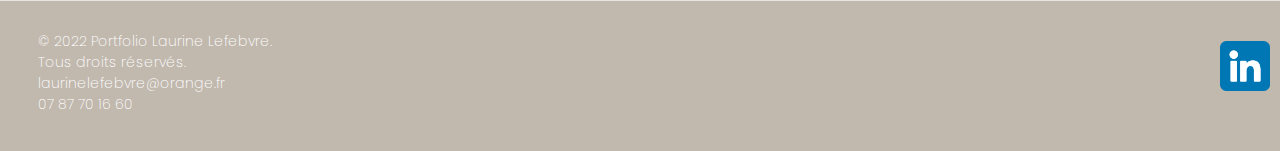
<file: mes_realisations.html>
<!DOCTYPE html>
<html lang="en">
<head>
    <meta charset="UTF-8">
    <meta http-equiv="X-UA-Compatible" content="IE=edge">
    <meta name="viewport" content="width=device-width, initial-scale=1.0">
    <title>Portfolio Laurine</title>
    <link rel="stylesheet"href="style.css">

    <link rel="stylesheet" href="https://fonts.googleapis.com/css2?family=Poppins:ital,wght@0,100;0,200;0,300;0,400;0,500;0,600;0,700;1,900&display=swap" 
    rel="stylesheet">
    <link rel="shortcut icon" href="lolo_laurine_marron.png">
</head>
<body id="mes_realisations">
    <div class="overlay-menu-mobile" onclick="closeMenuMobile()"></div>

    <header>
        <div class="logo"></div>
        <a href="index.html"><img id="imagelogo" src="lolo_laurine_blanc.png" alt="logo_laurine"></a>
        </div>
        <div class="conteneur">
            <nav>
                <div class= menu_fermé onclick="closeMenuMobile()">
                    <svg xmlns="http://www.w3.org/2000/svg" class="h-6 w-6" fill="none" viewBox="0 0 24 24" stroke="currentColor" stroke-width="2">
                    <path stroke-linecap="round" stroke-linejoin="round" d="M6 18L18 6M6 6l12 12" /></svg></div>
                <ul class="menu"> 
                    <li> <a href="index.html"> 
                    Accueil </a> </li>
                    <li> <a href="biographie.html"> 
                        À propos </a> </li>
                    <li> <a href="mes_realisations.html"> 
                    Mes réalisations </a> </li>
                    <li> <a href="contact.html" class="boutonpetit"> 
                    Contact </a> </li>
                </ul>
            </nav>
        </div>

        <div class="icon_burger" onclick="openMenuMobile()">
            <span></span>
        </div> 
          
    
    </header>

    <div class="bloc1p3">
        <h2>
           Mes réalisations
        </h2>

        <p>
           Voici une ébauche de mes différentes réalisations. Vous retrouverez du graphisme,
            de la vidéo du motion design et de la création de site web. <br> N'hésitez pas à cliquer
            pour en savoir plus.
        </p>
    </div>

    <div id="galerie2">
        <div class="carre1_1">
            <a href="iutbordeaux.html"><img id="carre1btn" src="universite_bordeaux_montaigne_2014_logo.png" ></a> 
            <p class="p1" >  IUT Bordeaux Montaigne</p>
            <p class="p2"> Print</p>
        </div>

        <div class="carre2_1">
            <a href="ambulancesdugolfe.html"><img id="carre2btn" src="groupe_5.png" ></a> 
            <p class="p1"> Ambulances du golfe </p>
            <p class="p2">Communication globale</p> 
        </div>

        <div class="carre3_1">
            <a href="comdesorgas.html"><img id="carre3btn" src="communication.png" ></a> 
            <p class="p1"> communication des <br> organisations </p>
             <p class="p2"> Stratégie de communication</p>
        </div>

        <div class="carre4_1">
            <a href="paimpont.html"><img id="carre4btn" src="paimpont.png" ></a> 
            <p class="p1" > Mairie de Paimpont</p> 
            <p class="p2" >   web</p>
        </div>

             <div class="carre5">
                <a href="nozelenn.html"><img id="carre5btn" src="nozelenn.png" ></a> 
                <p class="p1"> Nozelenn </p>
                  <p class="p2">  Création de marque</p>
            </div>


            <div class="carre6">
                <a href="seorush.html"><img id="carre7btn" src="logoseo.png" ></a> 
                <p class="p1"> My SEO rush </p>
                <p class="p2">   print</p> 
            </div>

            <div class="carre7">
                <a href="kirikous.html"><img id="carre7btn" src="logo_blanc copie.png" ></a> 
                <p class="p1"> kirikous </p>
                <p class="p2">   graphisme</p> 
            </div>

            <div class="carre8">
                <a href="distillerie_lorient.html"><img id="carre7btn" src="distillerie_blanc.png" ></a> 
                <p class="p1"> distillerie Lorient </p>
                <p class="p2">   web</p> 
            </div>


            </div>

          </div>
 

 

          <div id="footer">
            <p>© 2022 Portfolio Laurine Lefebvre. <br> Tous droits réservés. <br>
                <a class="mail" href="mailto:laurinelefebvre@orange.fr">laurinelefebvre@orange.fr</a> <br> <a class="tel" href="tel:+33787701660"> 07 87 70 16 60</a></p>
        
                <a href="https://www.linkedin.com/in/laurine-lefebvre-8b06aa174/" target=_blank><img id="imageLinkedin" src="linkedin_logo.png" ></a> 
         
        </div>

    <script>
        function openMenuMobile() {
            document.querySelector('.conteneur').classList.add('open');
            document.querySelector('.overlay-menu-mobile').classList.add('open');
        }
        function closeMenuMobile() {
            document.querySelector('.conteneur').classList.remove('open');
            document.querySelector('.overlay-menu-mobile').classList.remove('open');
        }
    </script>
</body>
</html>
</file>
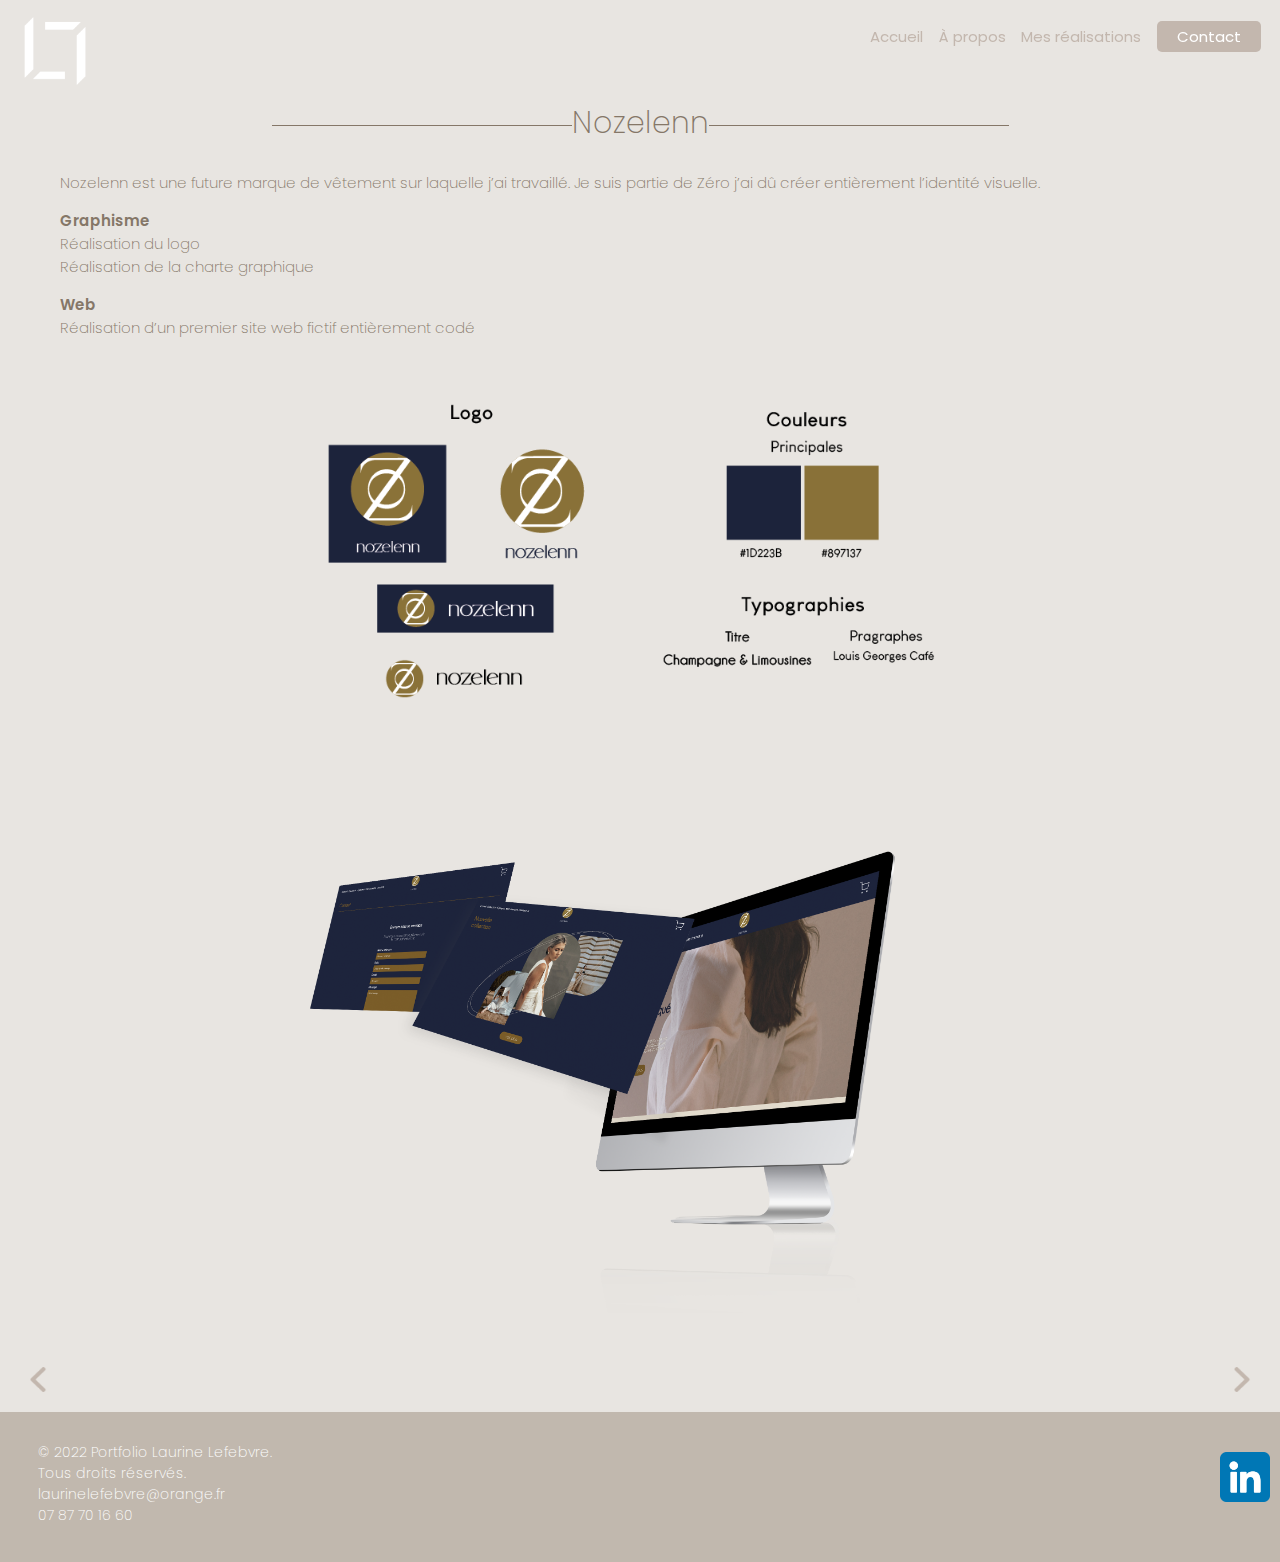
<file: nozelenn.html>
<!DOCTYPE html>
<html lang="en">
<head>
    <meta charset="UTF-8">
    <meta http-equiv="X-UA-Compatible" content="IE=edge">
    <meta name="viewport" content="width=device-width, initial-scale=1.0">
    <title>Portfolio Laurine</title>
    <link rel="stylesheet"href="style.css">

    <link rel="stylesheet" href="https://fonts.googleapis.com/css2?family=Poppins:ital,wght@0,100;0,200;0,300;0,400;0,500;0,600;0,700;1,900&display=swap" 
    rel="stylesheet">
    <link rel="shortcut icon" href="lolo_laurine_marron.png">
</head>
<body id="nozelenn">
    <div class="overlay-menu-mobile" onclick="closeMenuMobile()"></div>

    <header>
        <div class="logo"></div>
        <a href="index.html"><img id="imagelogo" src="lolo_laurine_blanc.png" alt="logo_laurine"></a>
        </div>
        <div class="conteneur">
            <nav>
                <div class= menu_fermé onclick="closeMenuMobile()">
                    <svg xmlns="http://www.w3.org/2000/svg" class="h-6 w-6" fill="none" viewBox="0 0 24 24" stroke="currentColor" stroke-width="2">
                    <path stroke-linecap="round" stroke-linejoin="round" d="M6 18L18 6M6 6l12 12" /></svg></div>
                <ul class="menu"> 
                    <li> <a href="index.html"> 
                    Accueil </a> </li>
                    <li> <a href="biographie.html"> 
                        À propos </a> </li>
                    <li> <a href="mes_realisations.html"> 
                    Mes réalisations </a> </li>
                    <li> <a href="contact.html" class="boutonpetit"> 
                    Contact </a> </li>
                </ul>
            </nav>
        </div>

        <div class="icon_burger" onclick="openMenuMobile()">
            <span></span>
        </div> 
          
    
    </header>

<div class="bloc1p5">
            <h2>Nozelenn  </h2>
        
            <p> Nozelenn est une future marque de vêtement sur laquelle j’ai travaillé. Je suis partie de Zéro j’ai dû créer entièrement l’identité visuelle.
            </p>
            <h4>Graphisme</h4>
            <p> Réalisation du logo
             <br>
             Réalisation de la charte graphique 
                </p>
            <h4>Web</h4>
            <p> Réalisation d’un premier site web fictif entièrement codé </p>

         
</div>

<div class="bloc2p5"> 
    <img class="img10" src="chartenozelenn.png" />
</div>


<div class="bloc2p5"> 
    <img class="img10" src="mock_up_nozelenn.png" />
</div>


<div class="fleches">
    <a href="paimpont.html" class="flechegauchea"><img  class="flechegauche" src="fleche_gauche.png" alt=""></a>
    <a href="seorush.html"class="flechedroitea"><img  class="flechedroite" src="fleche_droite.png" alt=""></a>
    
</div>


<div id="footer">
    <p>© 2022 Portfolio Laurine Lefebvre. <br> Tous droits réservés. <br>
        <a class="mail" href="mailto:laurinelefebvre@orange.fr">laurinelefebvre@orange.fr</a> <br> <a class="tel" href="tel:+33787701660"> 07 87 70 16 60</a></p>

        <a href="https://www.linkedin.com/in/laurine-lefebvre-8b06aa174/" target=_blank><img id="imageLinkedin" src="linkedin_logo.png" ></a> 
 
</div>


    <script>
        function openMenuMobile() {
            document.querySelector('.conteneur').classList.add('open');
            document.querySelector('.overlay-menu-mobile').classList.add('open');
        }
        function closeMenuMobile() {
            document.querySelector('.conteneur').classList.remove('open');
            document.querySelector('.overlay-menu-mobile').classList.remove('open');
        }
    </script>
</body>
</html>
</file>
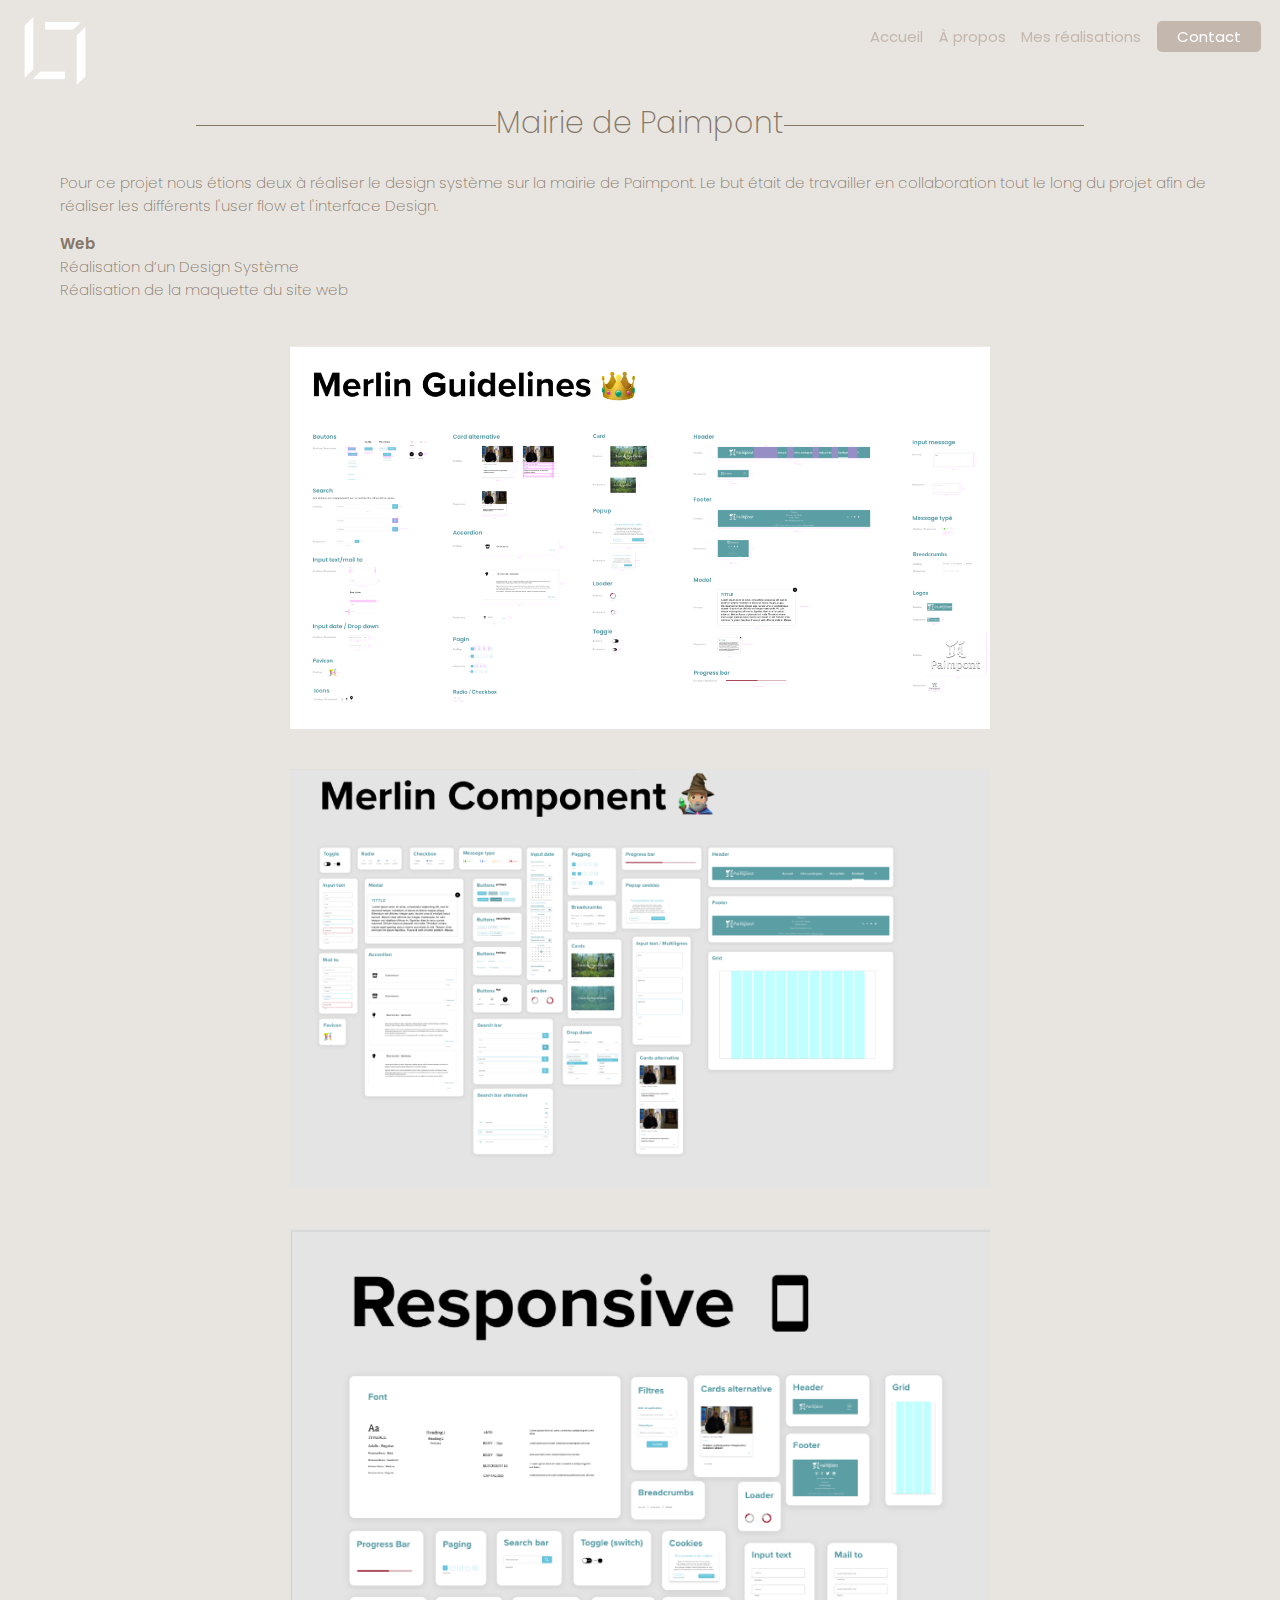
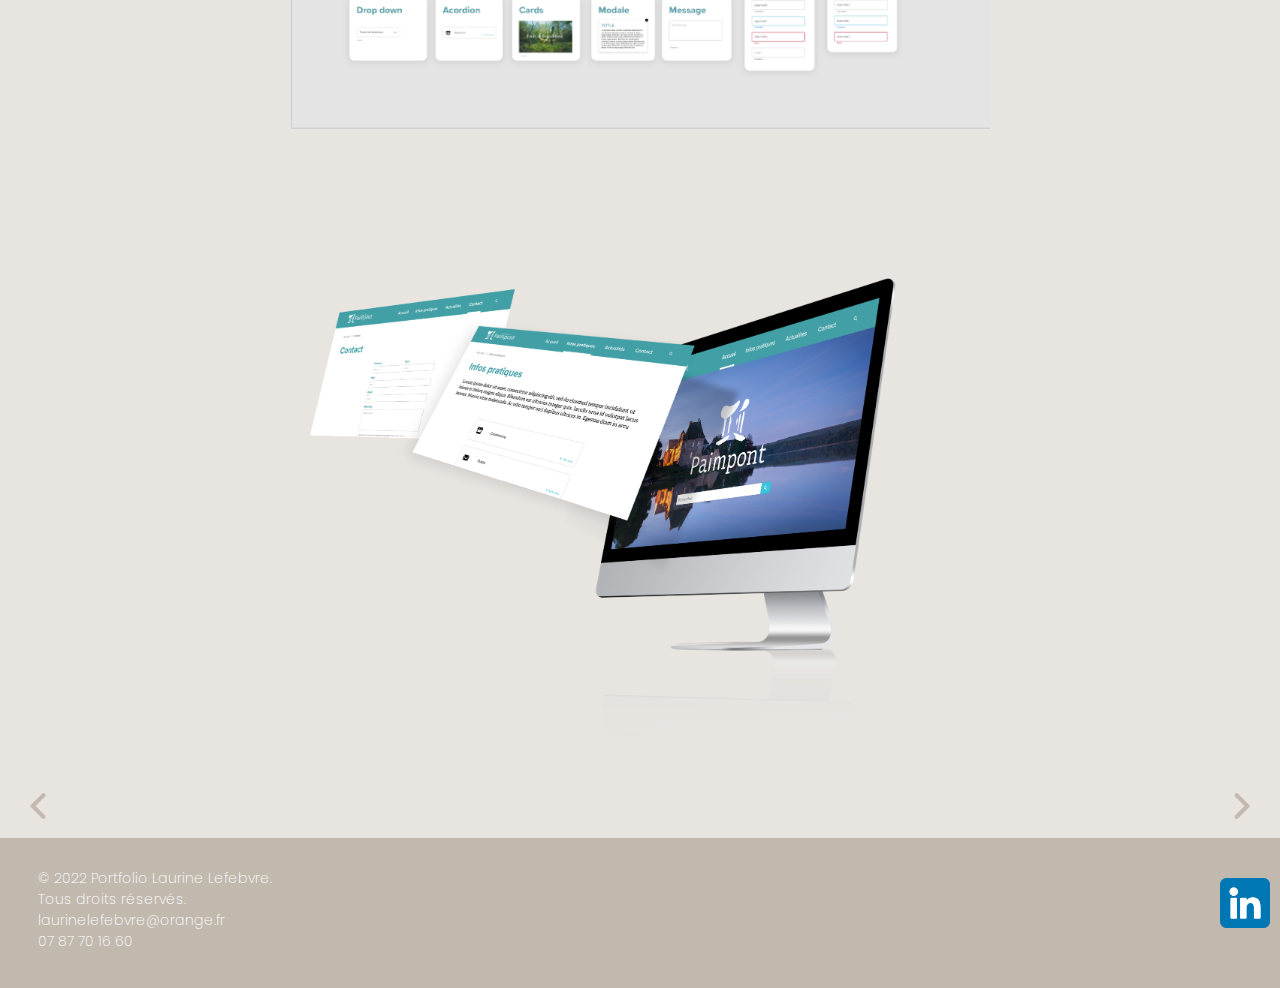
<file: paimpont.html>
<!DOCTYPE html>
<html lang="en">
<head>
    <meta charset="UTF-8">
    <meta http-equiv="X-UA-Compatible" content="IE=edge">
    <meta name="viewport" content="width=device-width, initial-scale=1.0">
    <title>Portfolio Laurine</title>
    <link rel="stylesheet"href="style.css">

    <link rel="stylesheet" href="https://fonts.googleapis.com/css2?family=Poppins:ital,wght@0,100;0,200;0,300;0,400;0,500;0,600;0,700;1,900&display=swap" 
    rel="stylesheet">
    <link rel="shortcut icon" href="lolo_laurine_marron.png">
</head>
<body id="paimpont">
    <div class="overlay-menu-mobile" onclick="closeMenuMobile()"></div>

    <header>
        <div class="logo"></div>
        <a href="index.html"><img id="imagelogo" src="lolo_laurine_blanc.png" alt="logo_laurine"></a>
        </div>
        <div class="conteneur">
            <nav>
                <div class= menu_fermé onclick="closeMenuMobile()">
                    <svg xmlns="http://www.w3.org/2000/svg" class="h-6 w-6" fill="none" viewBox="0 0 24 24" stroke="currentColor" stroke-width="2">
                    <path stroke-linecap="round" stroke-linejoin="round" d="M6 18L18 6M6 6l12 12" /></svg></div>
                <ul class="menu"> 
                    <li> <a href="index.html"> 
                    Accueil </a> </li>
                    <li> <a href="biographie.html"> 
                        À propos </a> </li>
                    <li> <a href="mes_realisations.html"> 
                    Mes réalisations </a> </li>
                    <li> <a href="contact.html" class="boutonpetit"> 
                    Contact </a> </li>
                </ul>
            </nav>
        </div>

        <div class="icon_burger" onclick="openMenuMobile()">
            <span></span>
        </div> 
          
    
    </header>

<div class="bloc1p5">
            <h2> Mairie de Paimpont  </h2>
        
            <p> Pour ce projet nous étions deux à réaliser le design système sur la mairie de Paimpont. 
                Le but était de travailler en collaboration tout le long du projet afin de réaliser les différents l'user flow et l'interface Design.
            </p>
        

            <h4>Web </h4>
            <p> Réalisation d’un Design Système
             <br>
             Réalisation de la maquette du site web
                </p>

         
</div>

<div class="bloc2p5"> 
    <img class="img10" src="capture_decran.png" />
</div>
<div class="bloc3p5"> 
    <img class="img11" src="capture_2.png" />
    <img class="img12" src="capture_3.png" />

</div>

<div class="bloc2p5"> 
    <img class="img10" src="mock_up_ordi.png" />
</div>


<div class="fleches">
    <a href="comdesorgas.html" class="flechegauchea"><img  class="flechegauche" src="fleche_gauche.png" alt=""></a>
    <a href="nozelenn.html"class="flechedroitea"><img  class="flechedroite" src="fleche_droite.png" alt=""></a>
    
</div>


<div id="footer">
    <p>© 2022 Portfolio Laurine Lefebvre. <br> Tous droits réservés. <br>
        <a class="mail" href="mailto:laurinelefebvre@orange.fr">laurinelefebvre@orange.fr</a> <br> <a class="tel" href="tel:+33787701660"> 07 87 70 16 60</a></p>

        <a href="https://www.linkedin.com/in/laurine-lefebvre-8b06aa174/" target=_blank><img id="imageLinkedin" src="linkedin_logo.png" ></a> 
 
</div>


    <script>
        function openMenuMobile() {
            document.querySelector('.conteneur').classList.add('open');
            document.querySelector('.overlay-menu-mobile').classList.add('open');
        }
        function closeMenuMobile() {
            document.querySelector('.conteneur').classList.remove('open');
            document.querySelector('.overlay-menu-mobile').classList.remove('open');
        }
    </script>
</body>
</html>
</file>
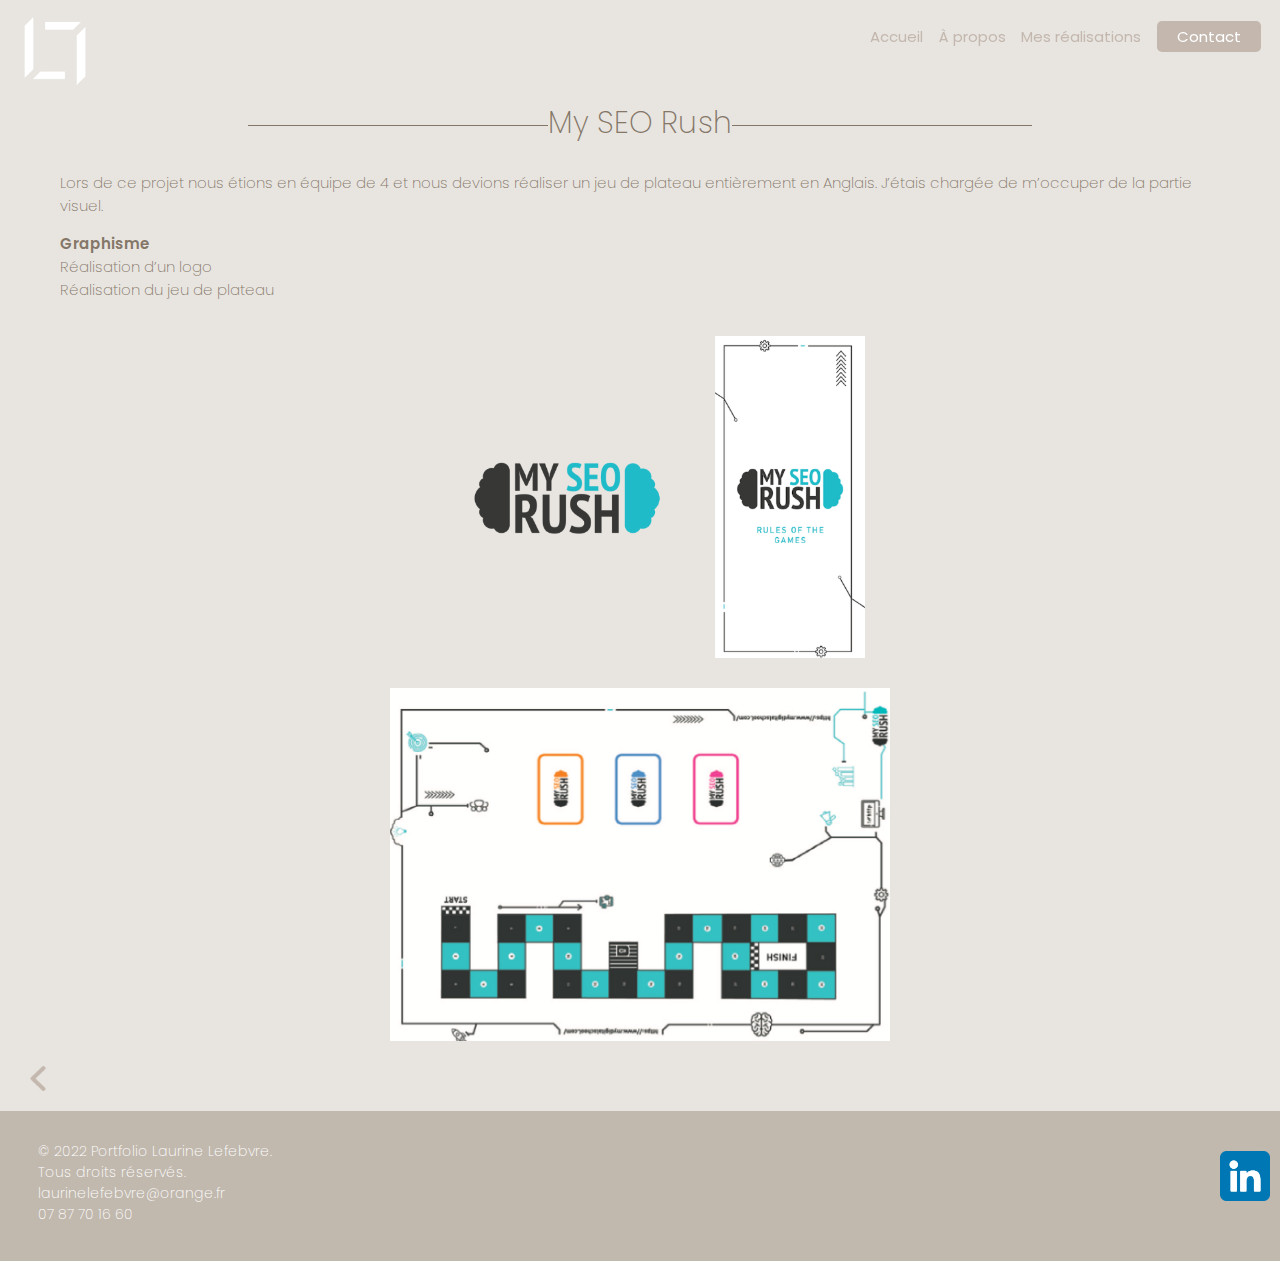
<file: seorush.html>
<!DOCTYPE html>
<html lang="en">
<head>
    <meta charset="UTF-8">
    <meta http-equiv="X-UA-Compatible" content="IE=edge">
    <meta name="viewport" content="width=device-width, initial-scale=1.0">
    <title>Portfolio Laurine</title>
    <link rel="stylesheet"href="style.css">

    <link rel="stylesheet" href="https://fonts.googleapis.com/css2?family=Poppins:ital,wght@0,100;0,200;0,300;0,400;0,500;0,600;0,700;1,900&display=swap" 
    rel="stylesheet">
    <link rel="shortcut icon" href="lolo_laurine_marron.png">
</head>
<body id="seorush">
    <div class="overlay-menu-mobile" onclick="closeMenuMobile()"></div>

    <header>
        <div class="logo"></div>
        <a href="index.html"><img id="imagelogo" src="lolo_laurine_blanc.png" alt="logo_laurine"></a>
        </div>
        <div class="conteneur">
            <nav>
                <div class= menu_fermé onclick="closeMenuMobile()">
                    <svg xmlns="http://www.w3.org/2000/svg" class="h-6 w-6" fill="none" viewBox="0 0 24 24" stroke="currentColor" stroke-width="2">
                    <path stroke-linecap="round" stroke-linejoin="round" d="M6 18L18 6M6 6l12 12" /></svg></div>
                <ul class="menu"> 
                    <li> <a href="index.html"> 
                    Accueil </a> </li>
                    <li> <a href="biographie.html"> 
                        À propos </a> </li>
                    <li> <a href="mes_realisations.html"> 
                    Mes réalisations </a> </li>
                    <li> <a href="contact.html" class="boutonpetit"> 
                    Contact </a> </li>
                </ul>
            </nav>
        </div>

        <div class="icon_burger" onclick="openMenuMobile()">
            <span></span>
        </div> 
          
    
    </header>

<div class="bloc1p5">
            <h2> My SEO Rush   </h2>
        
            <p> Lors de ce projet nous étions en équipe de 4 et nous devions réaliser un jeu de plateau entièrement en Anglais. J’étais chargée de m’occuper de la partie visuel.
            </p>
        

            <h4>Graphisme
            </h4>
            <p> Réalisation d’un logo
             <br>
             Réalisation du jeu de plateau 
                </p>

         
</div>


<div class="bloc3p5"> 
    <img class="img21" src="logo_seo_rush.png" />
    <img class="img22" src="brochureseo.png" />

</div>

<div class="bloc2p5"> 
    <img class="img23" src="jeuseo.png" />
</div>


<div class="fleches">
    <a href="nozelenn.html" class="flechegauchea"><img  class="flechegauche" src="fleche_gauche.png" alt=""></a>
    
</div>


<div id="footer">
    <p>© 2022 Portfolio Laurine Lefebvre. <br> Tous droits réservés. <br>
        <a class="mail" href="mailto:laurinelefebvre@orange.fr">laurinelefebvre@orange.fr</a> <br> <a class="tel" href="tel:+33787701660"> 07 87 70 16 60</a></p>

        <a href="https://www.linkedin.com/in/laurine-lefebvre-8b06aa174/" target=_blank><img id="imageLinkedin" src="linkedin_logo.png" ></a> 
 
</div>


    <script>
        function openMenuMobile() {
            document.querySelector('.conteneur').classList.add('open');
            document.querySelector('.overlay-menu-mobile').classList.add('open');
        }
        function closeMenuMobile() {
            document.querySelector('.conteneur').classList.remove('open');
            document.querySelector('.overlay-menu-mobile').classList.remove('open');
        }
    </script>
</body>
</html>
</file>
<file: style.css>
body{
    font-family: "Poppins";
    margin: 0px;
    padding: 0px; 
    width: 100%;
    overflow-x: hidden;

}


header{
    width: 100%;
    height: 10%;
    position: absolute;
    z-index: 60;
    margin: 0;
    padding: 0;
}

.conteneur{
    width: 60%; 
}


#imagelogo{
    width: 70px;
    display: block;
    margin-left: 20px;
    margin-right: 20px;
    margin-top: 15px;
    Float: left;

}



nav{
    display: flex;
    position: fixed;
    right: 10px;
    padding-top: 10px;
    justify-content: right;
    font-family: Arial, Helvetica, sans-serif;
    color:rgb(255, 255, 255)
    
}


.menu{
    display: flex;
    font-family: "Poppins";
    font-weight: 400 ;
    justify-content: space-between;
    align-items: center;
    width: 400px;
    padding-right: 2%;                
    font-size: 15px;
    

}

a:-webkit-any-link {
    color: #C3B7AE;
    cursor: pointer;
    text-decoration: none;
}

nav a:-webkit-any-link:hover {
    cursor: pointer;
    border-bottom: 1px solid #C3B7AE;
    width: 100%
    
}


.menu li{
    list-style-type: none ;       
    display: inline-block;

}

.menu .boutonpetit {
    background-color: #C3B7AE;
    color: white;
    padding-left: 20px;
    padding-right: 20px;
    padding-bottom: 5px;
    padding-top: 5px;
    border-radius: 5px;
}

.icon_burger{
    display: none;
}
.icon_burger span{
    display: block;
    position: absolute;
    top: 50%;
    transform: translateY(-50%);
    width: 100%;
    height: 4px;
    background-color: #C3B7AE;
}

.icon_burger span::before, .icon_burger span::after{
    content:'' ;
    position: absolute;
    width: 100%;
    height: 4px;
    background-color: #C3B7AE;
}

.icon_burger span::before{
    transform: translateY(10px);
}

.icon_burger span::after{
    transform: translateY(-10px);
}

@media screen and (max-width: 800px) {


    .icon_burger{
        display: block;
        width: 40px;
        height: 24px;
        top: 4.5%;
        left: 90%;
        cursor: pointer;
        position: fixed;
        justify-content: right;
        z-index: 10;
        margin-left: -10px;
    }

    
    .conteneur{
        position: fixed;
        z-index: 20px;
        top: 0;
        right: 0;
        width: 300px;
        height: 100vh;
        background-color: #B3A294;
        display: flex;
        align-items: center;
        display: none;
        line-height: 60px
        

        
    }




    .pictocaddies{
        display: flex;
        justify-content: right;
        margin-right: 15%;
        width: 90%;
       
 
    }


    .conteneur.open {
        display: block;
        z-index: 30;
        animation: transformMenu 300ms ease-in-out forwards;
    }


    .bloc2p1 {
        flex-direction: column;
        align-items: center;
        justify-content: space-between;
        flex-wrap: wrap;
      }


    


    .menu {
        flex-direction: column;
        cursor: pointer;
        align-items: flex-start;
        font-size: 25px;
        padding-top: 10%;
        padding-left: 32%;
    
    }

    .menu a{
        color:#ffffff ;
    }


    .menu_fermé {
        display: block;
        cursor: pointer;
    }

    .menu_fermé svg{
        stroke:#ffffff;
        width: 30px;
        height: 38px;
        position: absolute;
        top: 16px;
        right: 16px;
        z-index: 60px;
        
    }

    .overlay-menu-mobile {
        position: fixed;
        top: 0;
        left: 0;
        width: 100vw;
        height: 100vh;
        background-color: rgba(0,0,0,0.6);
        display: none;
        z-index: 60;
    }

    .overlay-menu-mobile.open {
        display: block;
        z-index: 40px;
    }

    .carre3{
        height: 500px; 
        width: 450px; 
        background-color:#C5B7AD;
        margin-top: -90px;
        margin-left: 10px;
    
    }


    @keyframes transformMenu {
        0% {
            transform: translateX(100%);
        }

        100% {
            transform: initial;
        }
    }

}



#menu-burger {
  width: 50px;
  height: 50px;
  background: #000;
  
  border-radius: 50%;
  position: absolute;
  top: 16px;
  right: 5%;
  cursor: pointer;
  z-index: 200;
}

#menu-burger .menu-icon {
  display: block;
  height: 2px;
  width: 18px;
  background: #fff;
  position: absolute;
  top: 50%;
  left: 50%;
  margin-left: -9px;
  margin-top: -1px;
}

#menu-burger .menu-icon:after {
  content: '';
  display: block;
  height: 2px;
  width: 18px;
  background: #fff;
  position: absolute;
  top: 50%;
  left: 50%;
  margin-left: -9px;
  margin-top: -5px;
  transition: 0.35s;
}

#menu-burger .menu-icon:before {
  content: ' ';
  display: block;
  height: 2px;
  width: 18px;
  background: #fff;
    position: absolute;
  top: 50%;
  left: 50%;
  margin-left: -9px;
  margin-top: 4px;
    transition: 0.35s;
}

#menu-burger .menu-icon.open:before{
  transform: rotate(45deg);
  margin-top: -1px;
  background: #000;
}

#menu-burger .menu-icon.open:after{
  transform: rotate(-45deg);
  margin-top: -1px;
  background: #000;
}

#menu-burger.open {
  background: #fff;
}

#menu-burger .menu-icon.open {
  background: #fff;
}

#overlay-menu {
  position: fixed;
  background: #000;
  height: 100%;
  width: 100%;
  opacity: 0.85;
  z-index: 100; 
  right: -100%;
  transition: 0.35s;
}

#overlay-menu.open {
  right: 0%;
}

#overlay-menu nav {
  height: 60%;
  position: relative;
  top: 50%;
  left: 0;
  transform: translateY(-50%);
  font-size: 32px;
  text-align: center;
}

#overlay-menu nav ul {
  display: inline-block;
  margin: auto;
  height: 100%;
}

#overlay-menu nav ul li {
  position: relative;
  color: #fff;
  margin-bottom: 20px;
}

#overlay-menu nav ul li a {
  color: #fff;
}

#overlay-menu nav ul li a:after {
  content: ' ';
  display: block;
  position: absolute;
  top: 100%;
  left: 0;
  height: 3px;
  width: 0%;
  background: #fff;
  transition: 0.25s;
}

#overlay-menu nav ul li a:hover:after {
  width: 100%;
}

/*------------------------------------------------------page accueil------------------------------------*/
 
.bloc1p1{
background-image: url(photoportfolio2.png);
background-repeat: no-repeat;
width: 100%;
height: 100vh;
background-position: right;   
background-size: cover;
}

.bloc1p1 h1{
    display: flex;
    position: absolute;
    top: 35%;
    font-family: 'Times New Roman', Times, serif;
    font-size: 100px ;
    margin-left: 10%;
    color: #ffffff;
    font-weight: 100;

}

.bloc1p1 p{
    display: flex;
    position: absolute;
    top: 58%;
    font-size: 20px ;
    margin-left: 10%;
    color: #ffffff;
    font-weight: 200;

}

.bloc2p1{
    background-image: url(feuilles.png);
    background-position: right; 
    background-size: cover; 
    padding: 30px;
    position:relative;
    top: 100%;
    flex-direction: column;
  

}

.bloc2p1 h2{
    display: flex;
    margin-top: 5%;
    font-size: 30px ;
    color: #323232;
    font-weight:200;
    text-align: center;
    justify-content: center;
    
}

.bloc2p1 h2:before, .bloc2p1 h2:after { 
    content:''; 
    margin-top: 25px;
    display:inline-block; 
    vertical-align: middle; 
    width:300px; 
    height: 1px; 
    background: #323232 }
    

.textegauche{
    display: flex;
    font-size: 13px;
    font-weight: 300;
    color: #323232;
    text-align: justify;
    flex-wrap: wrap;
    justify-content: center;
    margin-bottom: 20px;
}

.textegauche img{
     width: 35%;
     display: block;
     margin: 10px;
}

.textegauche p{
    width: 400px;
    margin-left: 10px;
    margin-right: 10px;
    padding-top: 0px;

}

.boutton1{
    display: block;
    background-color: #736A5F;
    border-radius: 10px;
    text-align: center;
    color: #ffffff;
    border: none;
    width: 150px;
    height: 35px;
    font-family: "Poppins";
    font-size: 20px;
    font-weight: 200 ; 
    cursor: pointer;
    margin: auto;
    padding-top: 6px
}


.boutton1:hover {
    background-color: #5e5e5e;
    
    
}


.bloc3p1{
    display: flex;
    background-color: #323232;
    position:relative;
    top: 100%;
    flex-direction: column;
    align-items: center;
    padding-bottom: 30px;
}

.bloc3p1 h2{
    display: flex;
    margin-top: 5%;
    font-size: 30px ;
    color: #ffffff;
    font-weight:200;
    text-align: center;
    justify-content: center;
}

.bloc3p1 h2:before, .bloc3p1 h2:after { 
    content:''; 
    margin-top: 25px;
    display:inline-block; 
    vertical-align: middle; 
    width:80px; 
    height: 1px; 
    background: #ffffff }
    

.bloc3p1 #galerie1{
    display: grid;
    max-width: 1300px;
    width: 80%;
    height: auto;
    margin: 30px auto;
    /* border: 1px solid #333; */
    grid-template-columns: repeat(auto-fill, 350px);
    justify-content: center;
    grid-gap: 8px;
}

#galerie1 img{
    display: block;
    align-items: center;
}

.carre1_1{
    height: 300px; 
    width: 350px; 
    margin: 0%;
    background-color:#A1A0A3;
    cursor: pointer;
}

.carre1_1 img{
    height: 80px;
    margin-right: auto;
    margin-left: auto;
    margin-top: 30%;
    vertical-align: middle;
}

.carre1_1 p{
    opacity: 0;
}

.carre1_1:hover img{
    opacity: 0;
}

.carre1_1:hover .p1{
    opacity: 100;
    font-size: 16px;
    font-weight: 300;
    color: #E8E5E1;
    margin-top: -50px;
    margin-left: 150px;
    
}

.carre1_1:hover .p2{
    opacity: 100;
    font-size: 16px;
    font-weight: 300;
    color: #E8E5E1;
    margin-top: 0px;
    margin-left: 150px;
    
}

.carre1_1 .p1:before { 
    content:''; 
    margin-left: -150px;
    margin-top: -5px;
    display:inline-block; 
    vertical-align: middle; 
    width:100px; 
    height: 1px; 
    background: #E8E5E1
 }


.carre1_1 .p2:before { 
    display: none;
 }


.carre2_1{
    height: 300px; 
    width: 350px;  
    background-color:#857768;
    margin: 0%;
    
 }
    
 .carre2_1 img{
        height: 110px;
        margin-top: 25%;
        margin-right: auto;
        margin-left: auto;
        vertical-align: middle;
    }

    .carre2_1 p{
        opacity: 0;
    }

    .carre2_1:hover img{
        opacity: 0;
    }
    .carre2_1:hover .p1{
        opacity: 100;
        font-size: 16px;
        font-weight: 300;
        color: #E8E5E1;
        margin-top: -70px;
        margin-left: 150px;
        
    }
    
    .carre2_1:hover .p2{
        opacity: 100;
        font-size: 16px;
        font-weight: 300;
        color: #E8E5E1;
        margin-top: 0px;
        text-align: center;
        padding-left: 25px;
        
    }
    
    .carre2_1 .p1:before { 
        content:''; 
        margin-left: -150px;
        margin-top: -5px;
        display:inline-block; 
        vertical-align: middle; 
        width:100px; 
        height: 1px; 
        background: #E8E5E1
     }
    
    
    .carre2_1 .p2:before { 
        display: none;
     }


.carre3_1{
    height: 300px; 
    width: 350px; 
    background-color:#C5B7AD;
    margin: 0%;
    
    }
    .carre3_1 img{
        margin-top: 30%;
        height: 100px;
        margin-right: auto;
        margin-left: auto;

    }


    .carre3_1 p{
        opacity: 0;
        justify-content: center;
    }

    .carre3_1:hover img{
        opacity: 0;
    }
    
    .carre3_1:hover .p1{
        opacity: 100;
        font-size: 16px;
        font-weight: 300;
        color: #E8E5E1;
        margin-top: -90px;
        margin-left: 150px;
        
    }
    
    .carre3_1:hover .p2{
        opacity: 100;
        font-size: 16px;
        font-weight: 300;
        color: #E8E5E1;
        margin-top: 0px;
        text-align: center;
        padding-left: 25px;
        
    }
    
    .carre3_1 .p1:before { 
        content:''; 
        margin-left: -150px;
        margin-top: -5px;
        display:inline-block; 
        vertical-align: middle; 
        width:100px; 
        height: 1px; 
        background: #E8E5E1
     }
    
    
    .carre3_1 .p2:before { 
        display: none;
     }

    .carre4_1{
        height: 300px; 
        width: 350px;  
        background-color:#A1A0A3;
        margin: 0%;

    }
    .carre4_1 img{
        margin-top: 25%;
        height: 110px;
        margin-right: auto;
        margin-left: auto;
    }

    .carre4_1 p{
        opacity: 0;
        justify-content: center;
    }

    .carre4_1:hover img{
        opacity: 0;
    }
    
    .carre4_1:hover .p1{
        opacity: 100;
        font-size: 16px;
        font-weight: 300;
        color: #E8E5E1;
        margin-top: -75px;
        margin-left: 150px;
        
    }
    
    .carre4_1:hover .p2{
        opacity: 100;
        font-size: 16px;
        font-weight: 300;
        color: #E8E5E1;
        margin-top: 0px;
        text-align: center;
        padding-left: 16px;
        
    }
    
    .carre4_1 .p1:before { 
        content:''; 
        margin-left: -150px;
        margin-top: -5px;
        display:inline-block; 
        vertical-align: middle; 
        width:100px; 
        height: 1px; 
        background: #E8E5E1
     }
    
    
    .carre4_1 .p2:before { 
        display: none;
     }


/*---------------------------------------------------------------------------------------footer-------------------------------------------------------*/

#footer{
    position: absolute;
    background-color: #C1B8AE;
    width: 100%;
    height: 150px;
    margin-bottom: 10px;
}

#footer p{
    color: #ffffff;
    font-weight: 200;
    font-size: 14px;
    margin-left: 3%;
    text-align: left;
    clear: both;
    float: left;
    margin-top: 30px ;
}



#imageLinkedin{
    height: 50px;
    width: 50px;
    float: right;
    margin-top: 40px ;
    margin-right: 10px;
}


a.tel{
    color: #ffffff;
}

a.mail{
    color: #ffffff;
}


/*---------------------------------------------------------------------------------Page Biographie-------------------------------------------------------*/


#page_biographie{
 background-color: #857768;
 
}

.bloc1p2{
    display: flex;
    position:relative;
    top: 120%;
    flex-direction: column;
    align-items: center;
}

.bloc1p2 h2{
    display: flex;
    margin-top: 100px;
    font-size: 30px ;
    color: #ffffff;
    font-weight:200;
    text-align: center;
    justify-content: center;
}



    .bloc1p2 h2:before, .bloc1p2 h2:after { 
        content:''; 
        margin-top: 25px;
        display:inline-block; 
        vertical-align: middle; 
        width:80px; 
        height: 1px; 
        background: #ffffff }

.sousdiv1{
    display: flex;
    font-size: 13px;
    font-weight: 300;
    color: #ffffff;
    text-align: justify;
    flex-wrap: wrap;
    justify-content: center;
}

.sousdiv1 img{
    width: 50%;
    display: block;
    margin: 10px;
}

.sousdiv1 p{
display: block;
width: 300px;
margin-left: 10px;
margin-right: 10px;
}

.bloc2p2{
   text-align: center;
}

.bloc2p2 h2{
    display: flex;
    margin-top: 30px;
    font-size: 30px ;
    color: #ffffff;
    font-weight:200;
    text-align: center;
    justify-content: center;
}

.bloc2p2 h2:before, .bloc2p2 h2:after { 
        content:''; 
        margin-top: 25px;
        display:inline-block; 
        vertical-align: middle; 
        width:80px; 
        height: 1px; 
        background: #ffffff }


.bloc2p2 h3 {
    color: #ffffff;
    font-size: 20px;
    font-weight: 200;
    margin-left: 40px;
    text-align: left;
    border-bottom: 1px solid #ffffff ;
    width: fit-content;
    height: 25px;
}

.bloc2p2 img{
    display: inline-block;
    height: 80px;
    width: auto;
    margin-left:40px ;
    flex-direction:column ;
    margin: 10px;
}

.iframe{
    display: flex ;
    justify-content: center;
    padding: 15px;
}

/*---------------------------------------------------------------------------------Page réalisation-------------------------------------------------------*/


#mes_realisations{
 background-color:#E8E5E1 ;
}

.bloc1p3{
    display: flex;
    position:relative;
    top: 120%;
    flex-direction: column;
    align-items: center;
}

.bloc1p3 h2{
    display: flex;
    margin-top: 100px;
    font-size: 30px ;
    color: #857768;
    font-weight:200;
    text-align: center;
    justify-content: center;
}



    .bloc1p3 h2:before, .bloc1p3 h2:after { 
        content:''; 
        margin-top: 25px;
        display:inline-block; 
        vertical-align: middle; 
        width:80px; 
        height: 1px; 
        background: #857768
     }

     .bloc1p3 p{
        display: flex;
        font-size: 15px ;
        color: #857768;
        margin:50px;
        font-weight:200;
        text-align: center;
        justify-content: center;
    }
    

 #galerie2{
    display: grid;
    max-width: 1300px;
    width: 80%;
    height: auto;
    margin: 30px auto;
    /* border: 1px solid #333; */
    grid-template-columns: repeat(auto-fill, 350px);
    justify-content: center;
    grid-gap: 8px;
 }
    
#galerie2 img{
    display: block;
    align-items: center;
}



    
    .carre5{
        height: 300px; 
        width: 350px;   
        background-color:#857768;
        margin: 0%;
    
    }
    .carre5 img{
        margin-top: 30%;
        height: 100px;
        margin-right: auto;
        margin-left: auto;

    }

    .carre5 p{
        opacity: 0;

    }

    .carre5:hover img{
        opacity: 0;
    }
    
    
    .carre5:hover .p1{
        opacity: 100;
        font-size: 16px;
        font-weight: 300;
        color: #E8E5E1;
        margin-top: -75px;
        margin-left: 150px;
        
    }
    
    .carre5:hover .p2{
        opacity: 100;
        font-size: 16px;
        font-weight: 300;
        color: #E8E5E1;
        margin-top: 0px;
        text-align: center;
       
        
    }
    
    .carre5 .p1:before { 
        content:''; 
        margin-left: -150px;
        margin-top: -5px;
        display:inline-block; 
        vertical-align: middle; 
        width:130px; 
        height: 1px; 
        background: #E8E5E1
     }
    
    
    .carre5 .p2:before { 
        display: none;
     }
    

    
    .carre6{
        height: 300px; 
       width: 350px;  
        background-color:#C5B7AD;
        margin: 0%;

    }
    .carre6 img{
        margin-top: 30%;
        height: 110px;
        margin-right: auto;
        margin-left: auto;
  
    }

    .carre6 p{
        opacity: 0;
        justify-content: center;
    }

    .carre6:hover img{
        opacity: 0;
    }
    
    
    .carre6:hover .p1{
        opacity: 100;
        font-size: 16px;
        font-weight: 300;
        color: #E8E5E1;
        margin-top: -90px;
        margin-left: 150px;
        
    }
    
    .carre6:hover .p2{
        opacity: 100;
        font-size: 16px;
        font-weight: 300;
        color: #E8E5E1;
        margin-top: 0px;
        text-align: center;
        padding-left: 16px;
        
    }
    
    .carre6 .p1:before { 
        content:''; 
        margin-left: -150px;
        margin-top: -5px;
        display:inline-block; 
        vertical-align: middle; 
        width:130px; 
        height: 1px; 
        background: #E8E5E1
     }
    
    
    .carre6 .p2:before { 
        display: none;
     }
    

    .carre7{
        height: 300px; 
        width: 350px;  
        background-color:#A1A1A1;

    }
    .carre7 img{
        margin-top: 23%;
        height: 150px;
        margin-right: auto;
        margin-left: auto;

    }

    .carre7 p{
        opacity: 0;
        justify-content: center;
    }

    .carre7:hover img{
        opacity: 0;
    }
    
    
    .carre7:hover .p1{
        opacity: 100;
        font-size: 16px;
        font-weight: 300;
        color: #E8E5E1;
        margin-top: -90px;
        margin-left: 150px;
        
    }
    
    .carre7:hover .p2{
        opacity: 100;
        font-size: 16px;
        font-weight: 300;
        color: #E8E5E1;
        margin-top: 0px;
        text-align: center;
        padding-left: 16px;
        
    }
    
    .carre7 .p1:before { 
        content:''; 
        margin-left: -150px;
        margin-top: -5px;
        display:inline-block; 
        vertical-align: middle; 
        width:130px; 
        height: 1px; 
        background: #E8E5E1
     }
    
    
    .carre7 .p2:before { 
        display: none;
     }


    .carre8{
        height: 300px; 
        width: 350px;  
        background-color:#857768;

    }
    .carre8 img{
        margin-top: 23%;
        height: 150px;
        margin-right: auto;
        margin-left: auto;

    }

    .carre8 p{
        opacity: 0;
        justify-content: center;
    }

    .carre8:hover img{
        opacity: 0;
    }
    
    
    .carre8:hover .p1{
        opacity: 100;
        font-size: 16px;
        font-weight: 300;
        color: #E8E5E1;
        margin-top: -90px;
        margin-left: 150px;
        
    }
    
    .carre8:hover .p2{
        opacity: 100;
        font-size: 16px;
        font-weight: 300;
        color: #E8E5E1;
        margin-top: 0px;
        text-align: center;
        padding-left: 16px;
        
    }
    
    .carre8 .p1:before { 
        content:''; 
        margin-left: -150px;
        margin-top: -5px;
        display:inline-block; 
        vertical-align: middle; 
        width:130px; 
        height: 1px; 
        background: #E8E5E1
     }
    
    
    .carre8 .p2:before { 
        display: none;
     }

     

    .carre9{
        height: 300px; 
        width: 350px;  
        background-color:#C5B7AD;

    }
    .carre9 img{
        margin-top: 30%;
        height: 100px;
        margin-right: auto;
        margin-left: auto;

    }

    .carre9 p{
        opacity: 0;
        justify-content: center;
    }

    .carre9:hover img{
        opacity: 0;
    }
    
    
    .carre9:hover .p1{
        opacity: 100;
        font-size: 16px;
        font-weight: 300;
        color: #E8E5E1;
        margin-top: -75px;
        margin-left: 150px;
        
    }
    
    .carre9:hover .p2{
        opacity: 100;
        font-size: 16px;
        font-weight: 300;
        color: #E8E5E1;
        margin-top: 0px;
        text-align: center;
        padding-left: 16px;
        
    }
    
    .carre9 .p1:before { 
        content:''; 
        margin-left: -150px;
        margin-top: -5px;
        display:inline-block; 
        vertical-align: middle; 
        width:130px; 
        height: 1px; 
        background: #E8E5E1
     }
    
    
    .carre9 .p2:before { 
        display: none;
     }




    /*---------------------------------------------------------------------------------Page Contact-------------------------------------------------------*/


    .bloc1p4{
        display: flex;
        background-image: url(photoportfolio2.png);
        background-repeat: no-repeat;
        width: 100%;
        height: 100vh;
        background-position: right;   
        background-size: cover;
        }

        .bloc1p4 h2{
            display: flex;
            position: absolute;
            top: 25%;
            font-family: 'Times New Roman', Times, serif;
            font-size: 50px ;
            margin-left: 10%;
            color: #C5B7AD;
            font-weight: 100;
            text-align: left;
        }

        .bloc1p4 h3{
            display: flex;
            position: absolute;
            top: 50%;
            font-size: 20px ;
            margin-left: 10%;
            color: #C5B7AD;
            font-weight: 400;
            text-align: left;
        }

        .para1 {
            display: flex;
            position: absolute;
            top: 56%;
            font-size: 16px ;
            margin-left: 10%;
            color: #C5B7AD;
            font-weight: 200;
            text-align: left;
        }
        
        .bloc1p4 img{
            height: 20px;
            margin-right:10px;
            margin-left: 0;
        }
  
       .para2 {
        display: flex;
        position: absolute;
        top: 61%;
        font-size: 16px ;
        margin-left: 10.5%;
        color: #C5B7AD;
        font-weight: 200;
        text-align: left;
        }

       a.cv{
            position: absolute;
            top: 70%;
            margin-left: 10.5%;
            background-color: #736A5F;
            border-radius: 10px;
            text-align: center;
            color: #ffffff;
            border: none;
            width: 250px;
            height: 35px;
            font-family: "Poppins";
            font-size: 20px;
            font-weight: 200 ; 
            cursor: pointer;
            padding-top: 6px
        }

      /*---------------------------------------------------------------------------------fiches réalisations-------------------------------------------------------*/

      #iutbordeaux{
        background-color:#E8E5E1 ;
      }

      #ambulancesdugolfe{
          background-color: #E8E5E1;
      }

      #com_des_orgas{
          background-color:#E8E5E1 ;
      }

      #paimpont{
        background-color:#E8E5E1 ;
      }

      #nozelenn{
        background-color:#E8E5E1 ;
      }

      #seorush{
        background-color:#E8E5E1 ;
      }

      .bloc1p5{
        display: flex;
        position:relative;
        top: 130%;
        flex-direction: column;
    
    }

       .bloc1p5 h2{
        display: flex;
        margin-top: 100px;
        font-size: 30px ;
        color: #857768;
        font-weight:200;
        text-align: center;
        justify-content: center;
    }

    .bloc1p5 h2:before, .bloc1p5 h2:after { 
        content:''; 
        margin-top: 25px;
        display:inline-block; 
        vertical-align: middle; 
        width:300px; 
        height: 1px; 
        background: #857768
     }


     .bloc1p5 p{
        display: flex;
        font-size: 15px ;
        color: #857768;
        margin-left:60px;
        margin-right:60px;
        font-weight:200;
        margin-top: 0px;
    }

    .bloc1p5 h4{
        display: flex;
        font-size: 15px ;
        color: #857768;
        margin-left:60px;
        margin-right:60px;
        font-weight:600;
        margin-top: 0px;
        margin-bottom: 0px;
    }

    .bloc1p5 a{
        margin-left: 60px;
        text-decoration: underline;
    }

    iframe{
        margin-top: 15px;
        margin-left: 10px;
        margin-right: 10px;
    }

    .bloc2p5{
        display: flex;
        justify-content: center;
        margin-top: 30px;
        position:relative;
        top: 130%;
        text-align: center;
        flex-wrap: wrap;
    }

    .bloc3p5 {
        display: flex;
        flex-wrap: wrap;
    }


    .img1{
        display: block;
        width: 40%;
        height: 40%;
        float: inline-start;
        max-width: 400px;
    }

    .img2{
        display: block;
        width: 45%;
        height: 45%;
        float: inline-start;
        max-width: 400px;

    }

    .bloc3p5{
        margin-top: 20px;
        margin-bottom: 30px;
        display: flex;
        justify-content: center;
    }
    .img3{
        display:flex;
        width: 50%;
        text-align: center;
        
    }

    .img4{
        width: 350px;
        margin: 20px; 
    }

    .img5{
        width: 350px;
        margin: 20px; 
    }
    .img6{
        width: 400px;
        margin: 20px; 
    }
    .img7{
        width: 300px;
        margin: 20px; 
    }
    .img8{
        width: 350px;
      margin-top: -70px;
      margin-right: 50px; 
    }
    .img9{
        width: 325px;
        height: 200px; 
        margin-top: 50px;
    }

    .img10{
        width: 75%;
        max-width: 700px;
        height: auto; 
    }

    .img11{
        width: 75%;
        max-width: 700px;
        margin: 20px;
    }

    .img12{
        width: 75%;
        max-width: 700px;
        margin: 20px;
    }

    .img21{
        width: 300px;
    }

    .img22{
        width: 150px;
        
    }

    .img23{
        width: 75%;
        max-width: 500px;
        height: auto; 
    }

    .img24{
        width: 75%;
        max-width: 500px;
        height: auto; 
    }


    .img25{
        width: 200px;
        max-width: 500px;
        height: auto; 
    }
    .fleches{
     display: flex;
     justify-content: space-between;
     margin: 25px;
     height: 20px;
    }

    .flechedroitea {
        text-align: right;
    }

    .flechegauche{
        width: 5%;
    }

    .flechedroite{
        width: 5%;
    }

    .bloc4p5{
        color: #857768;
    }

    .bloc3p5{
        display: flex;
        position: relative;
        align-items: center;

    }
</file>
